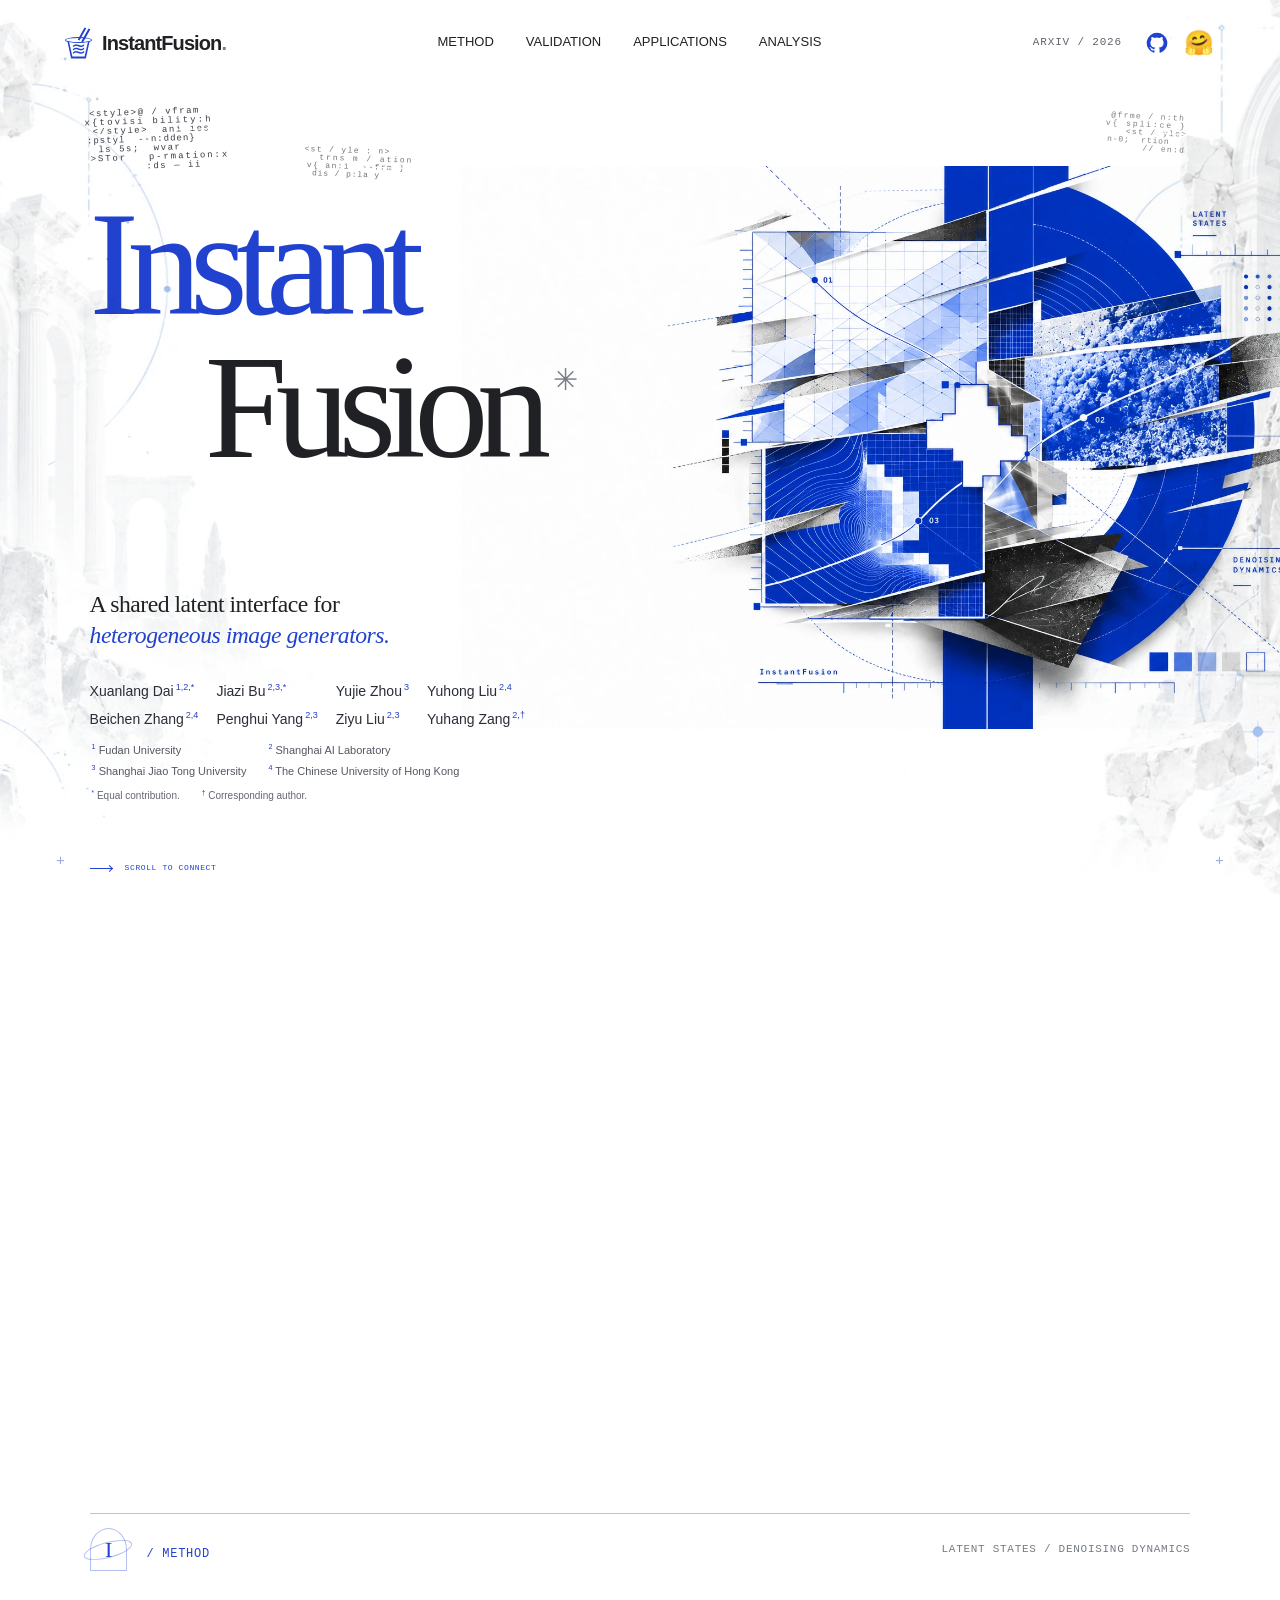
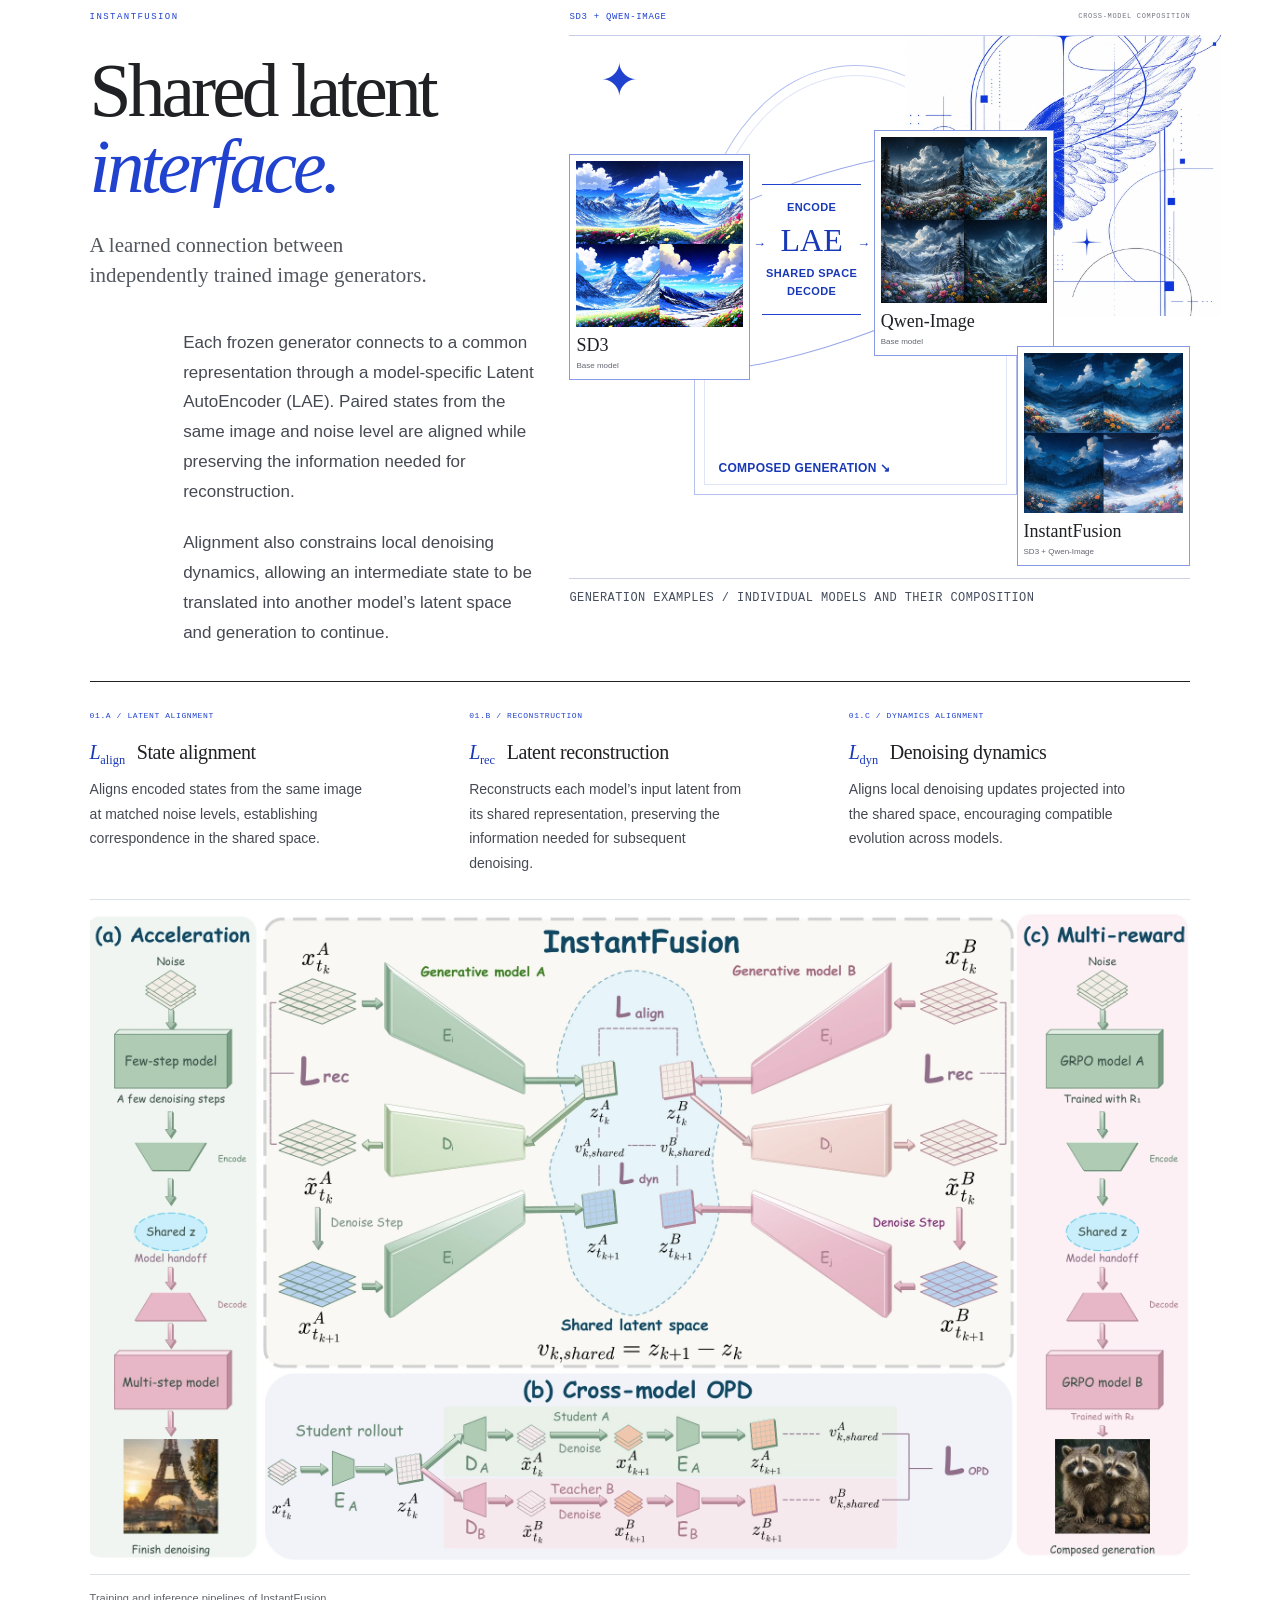
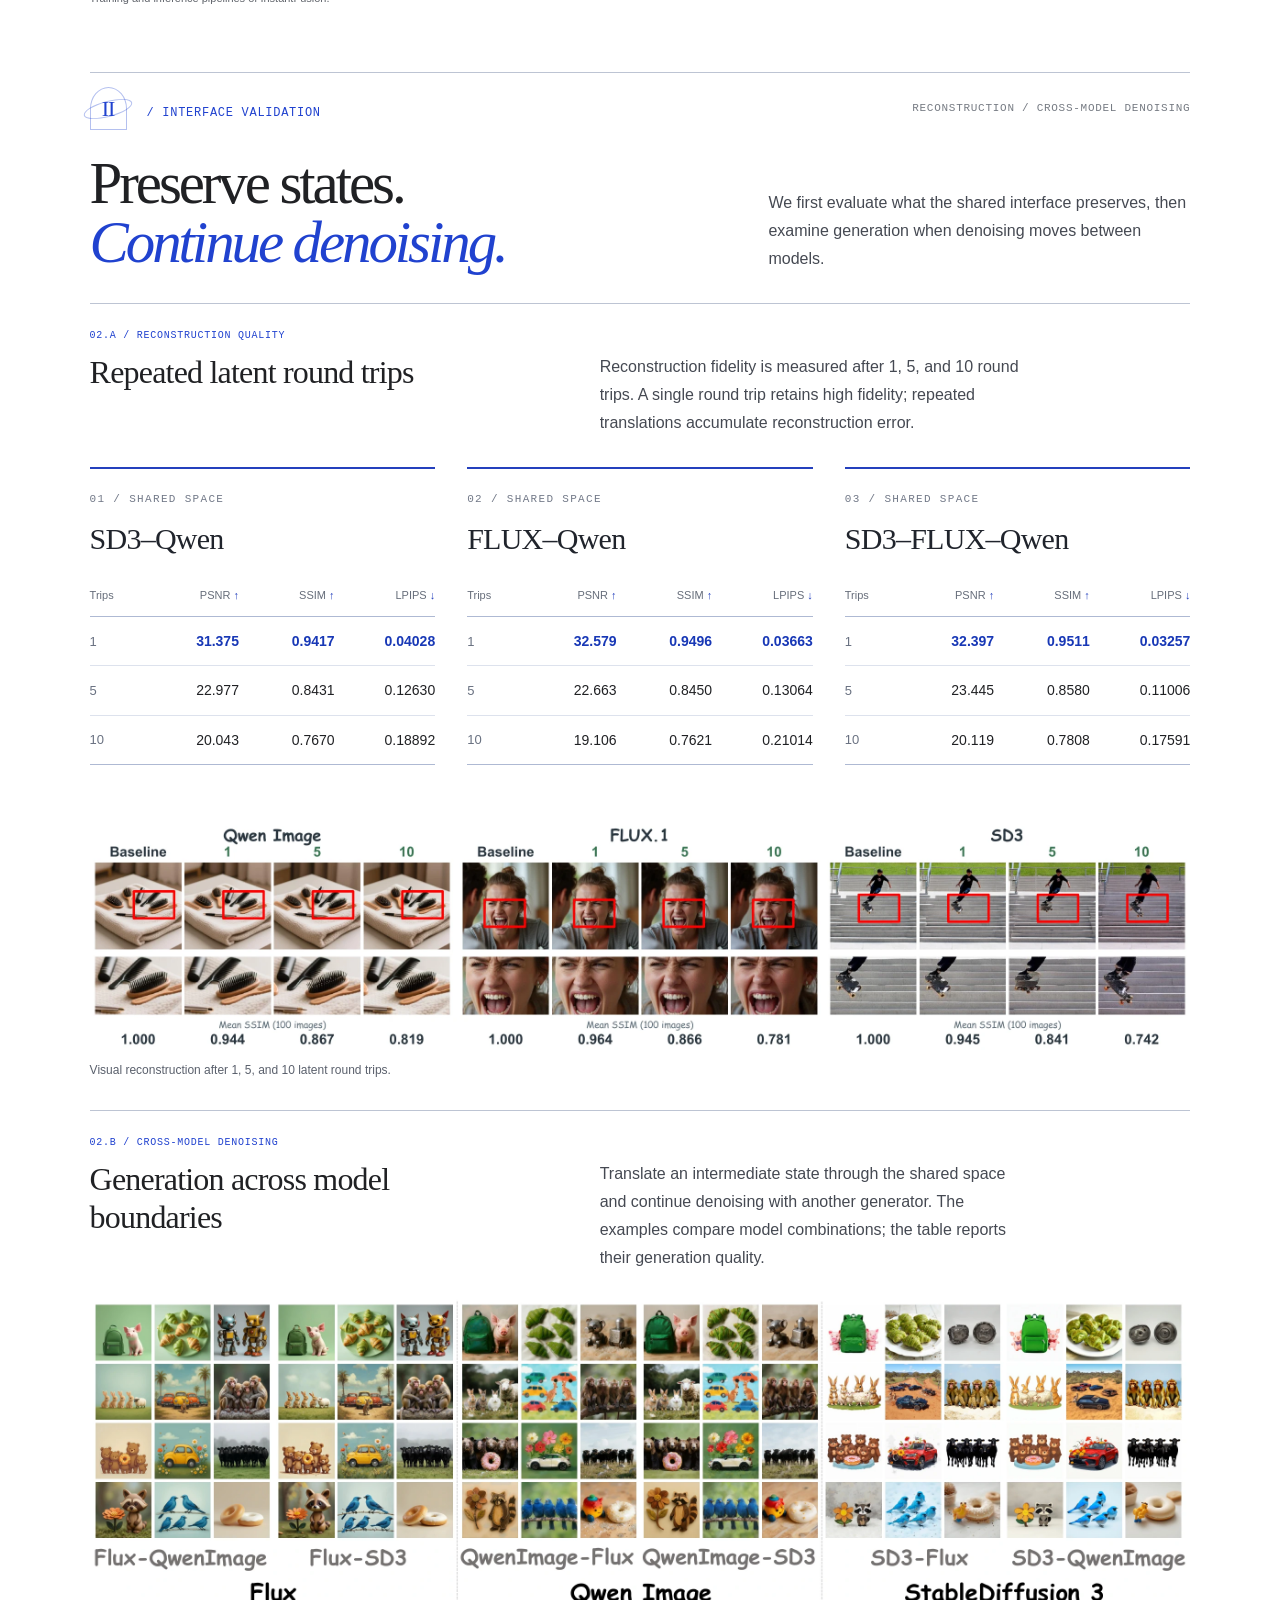
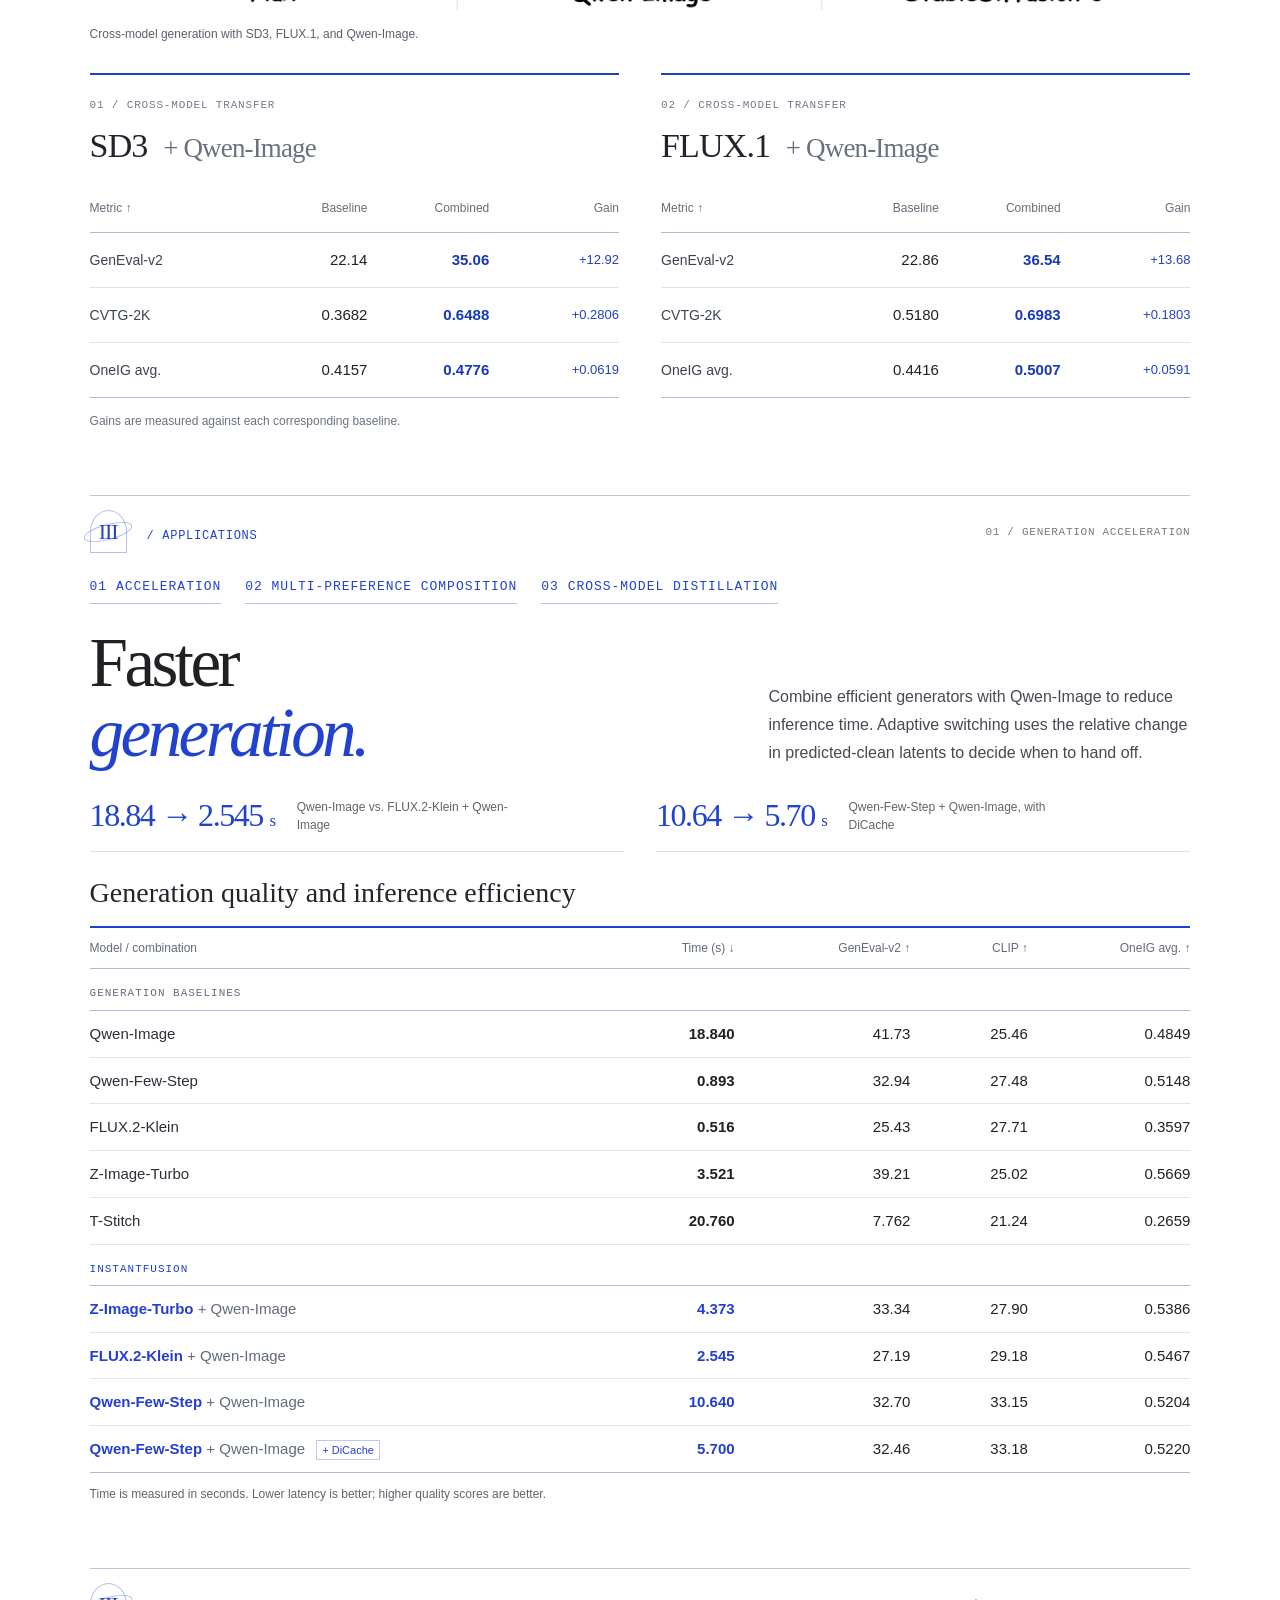
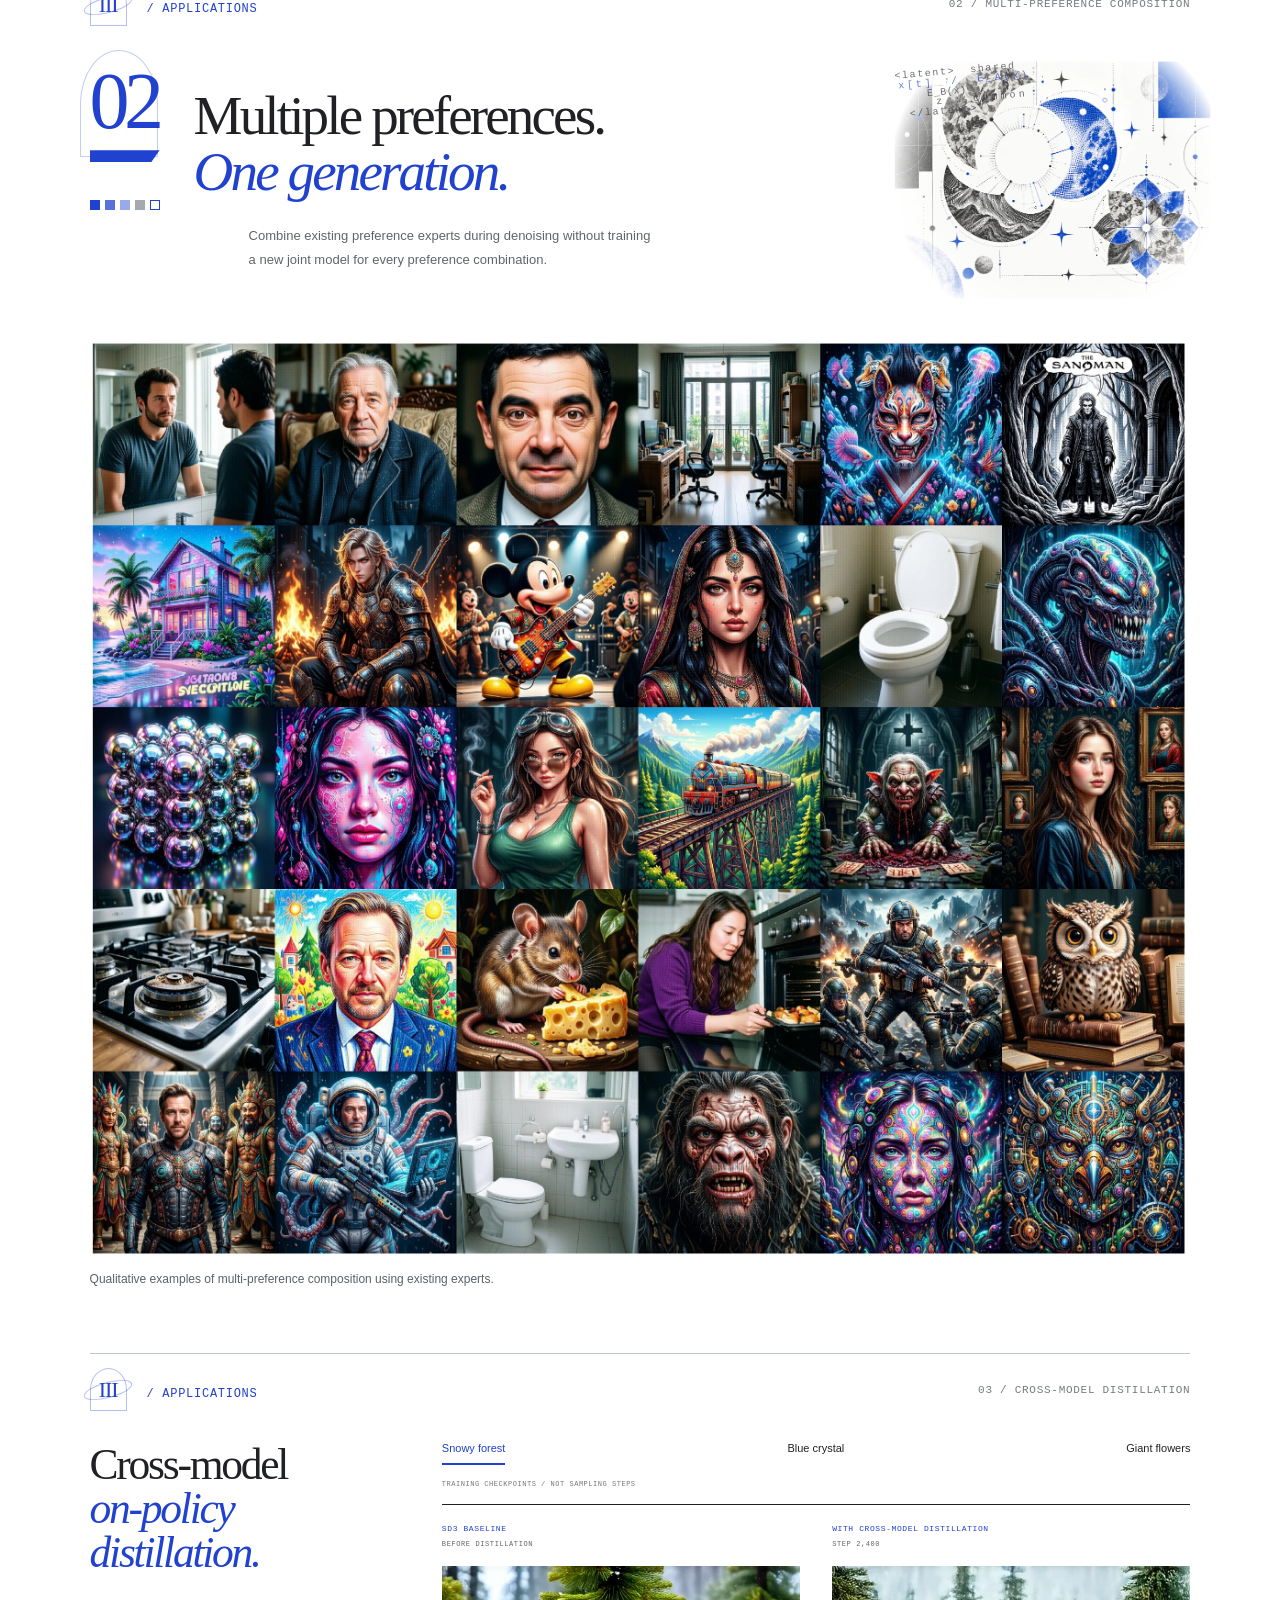
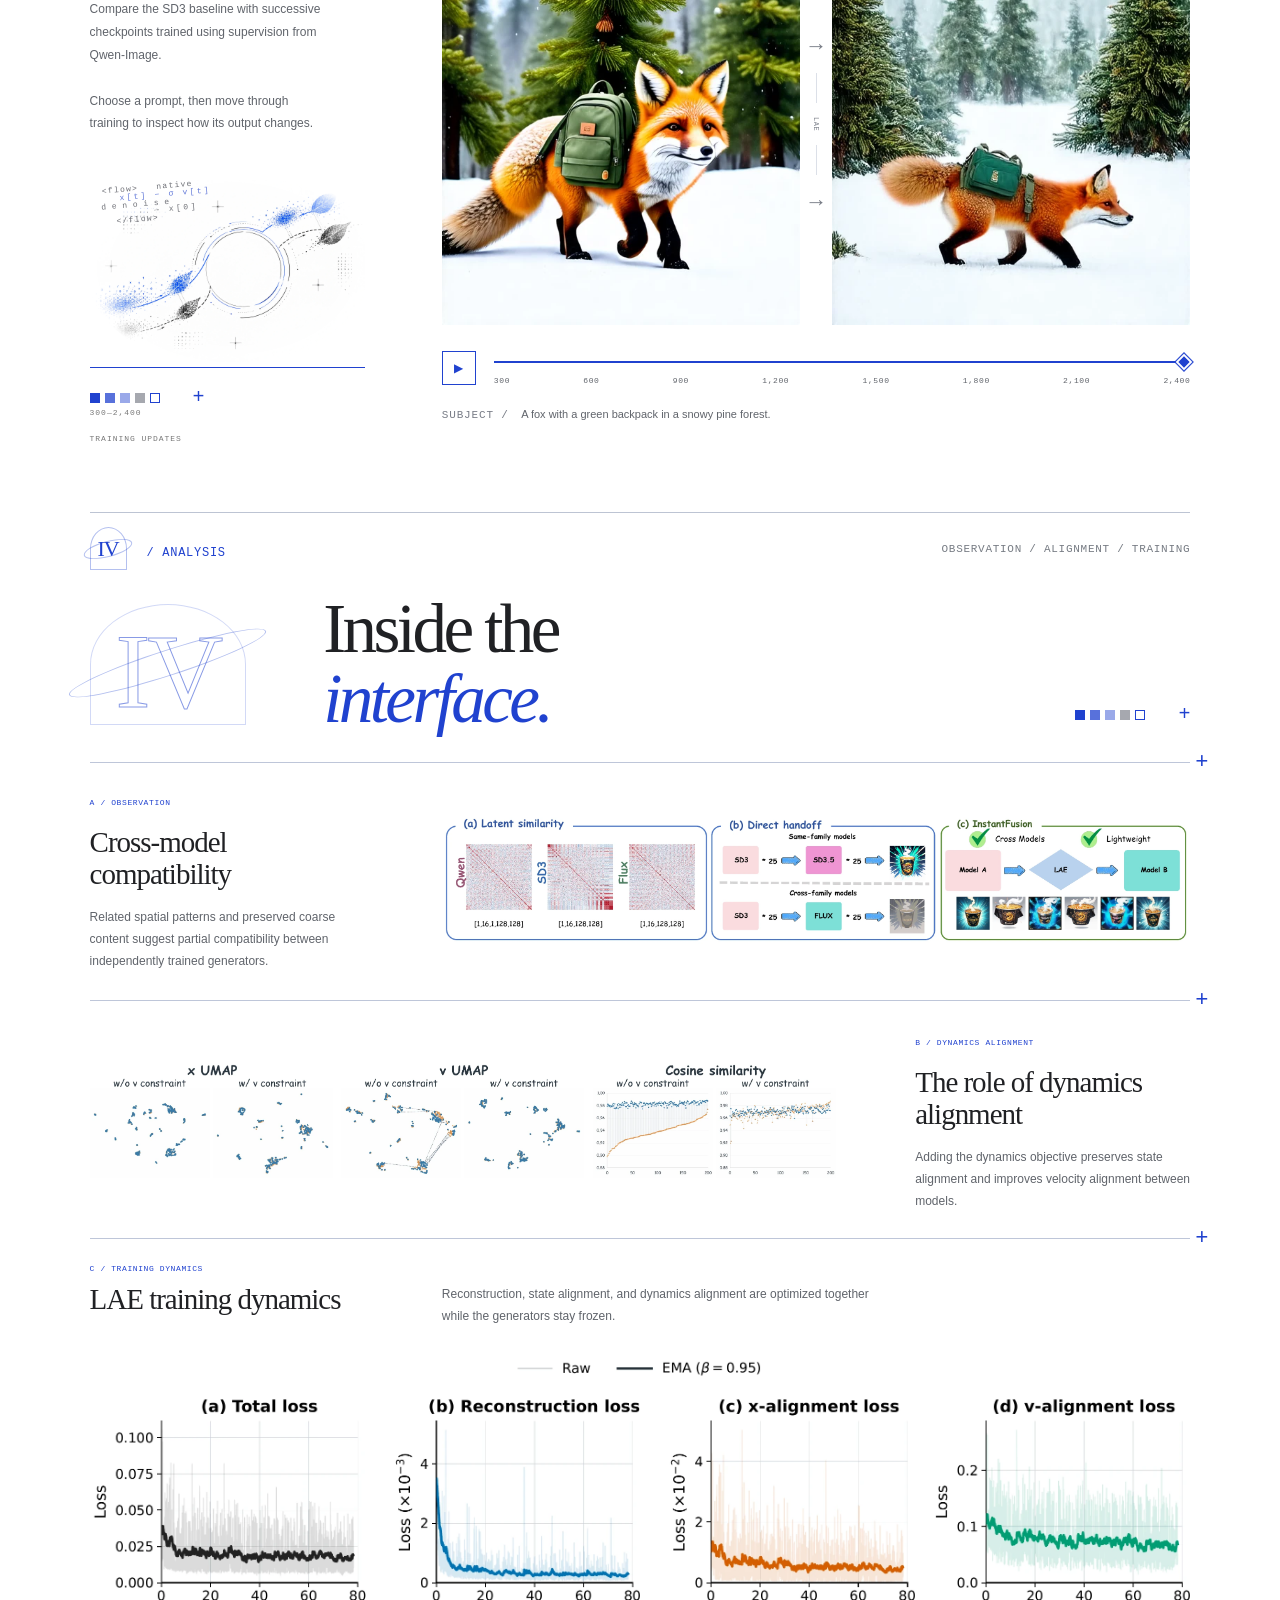
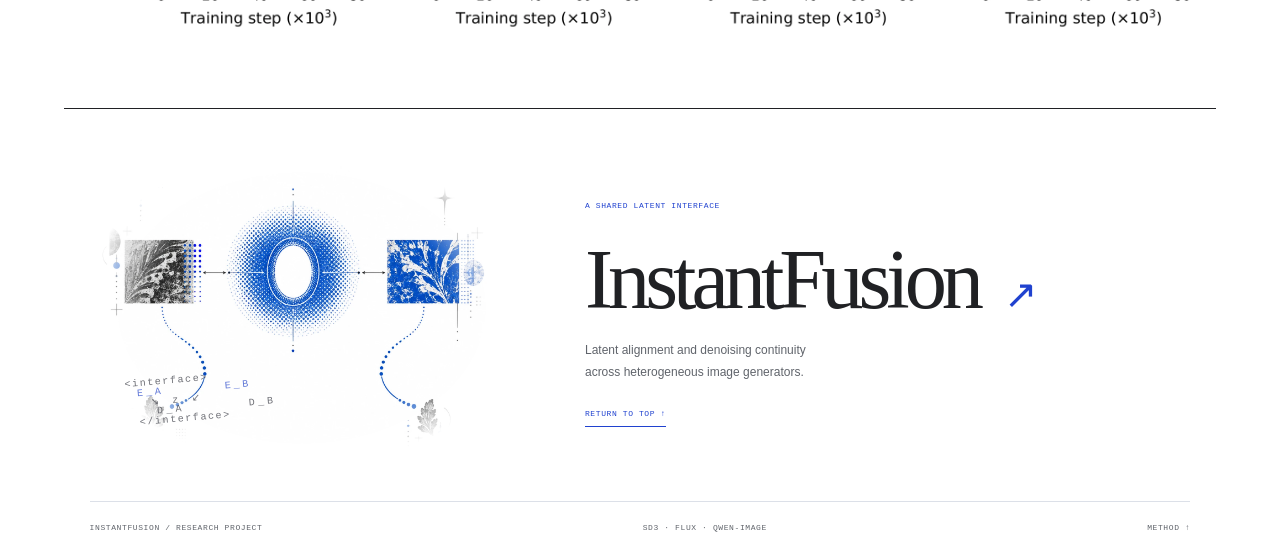
<file: index.html>
<!doctype html>
<html lang="en">
<head>
  <meta charset="UTF-8">
  <meta name="viewport" content="width=device-width, initial-scale=1">
  <meta name="description" content="InstantFusion connects frozen image generators through a shared latent interface that aligns states and local denoising dynamics.">
  <meta name="theme-color" content="#ffffff">
  <title>InstantFusion — A Shared Latent Interface</title>
  <link rel="icon" href="assets/mark.svg" type="image/svg+xml">
  <link rel="stylesheet" href="style.css">
  <link rel="stylesheet" href="editorial.css">
  <link rel="stylesheet" href="flat-editorial.css">
  <link rel="stylesheet" href="sacred-editorial.css">
  <link rel="stylesheet" href="ambient-background.css">
  <link rel="stylesheet" href="flat-series.css">
  <link rel="stylesheet" href="reading-rhythm.css">
  <script defer src="app.js"></script>
  <script defer src="encoding-dust.js"></script>
</head>
<body>
  <a class="skip-link" href="#method">Skip to research</a>
  <header class="site-header">
    <a class="wordmark" href="#top" aria-label="InstantFusion home"><span class="brand-icon noodle-mark" aria-hidden="true"><i class="noodle-sticks"></i><i class="noodle-rim"></i><i class="noodle-cup"><b>≋</b></i></span> InstantFusion<span class="wordmark-dot">.</span></a>
    <nav aria-label="Main navigation">
      <a href="#method">METHOD</a><a href="#results">VALIDATION</a><a href="#acceleration">APPLICATIONS</a><a href="#evidence">ANALYSIS</a>
    </nav>
    <div class="header-actions">
      <span class="header-note mono">ARXIV / 2026</span>
      <div class="resource-links" role="group" aria-label="Project resources">
        <a href="https://github.com/InternLM/InstantFusion" target="_blank" rel="noopener noreferrer" aria-label="InstantFusion on GitHub" title="GitHub">
          <svg viewBox="0 0 24 24" aria-hidden="true" focusable="false"><path fill="currentColor" d="M12 .75a11.25 11.25 0 0 0-3.56 21.92c.56.1.77-.24.77-.54v-2.1c-3.14.68-3.8-1.34-3.8-1.34-.51-1.3-1.25-1.65-1.25-1.65-1.03-.7.08-.69.08-.69 1.14.08 1.74 1.16 1.74 1.16 1.01 1.73 2.65 1.23 3.29.94.1-.73.4-1.23.72-1.51-2.51-.29-5.15-1.26-5.15-5.57 0-1.23.44-2.24 1.16-3.03-.12-.29-.5-1.43.11-2.98 0 0 .95-.3 3.09 1.16a10.7 10.7 0 0 1 5.63 0c2.15-1.46 3.09-1.16 3.09-1.16.61 1.55.23 2.69.11 2.98.72.79 1.16 1.8 1.16 3.03 0 4.32-2.64 5.28-5.16 5.56.41.35.77 1.04.77 2.1v3.1c0 .3.21.65.78.54A11.25 11.25 0 0 0 12 .75Z"/></svg>
        </a>
        <a href="https://huggingface.co/XuanlangDai/InstantFusion" target="_blank" rel="noopener noreferrer" aria-label="InstantFusion checkpoints on Hugging Face" title="Hugging Face"><span class="huggingface-icon" aria-hidden="true">🤗</span></a>
      </div>
    </div>
  </header>

  <main>
    <section class="hero" id="top" aria-labelledby="hero-title">
      <div class="hero-sticky">
        <div class="ambient-hero" aria-hidden="true"></div>
        <div class="raster-art" aria-hidden="true"><img src="assets/hero-geometric-v6.webp" width="1536" height="1024" fetchpriority="high" alt=""></div>
        <div class="hero-grid" aria-hidden="true"></div>
        <div class="hero-topline mono" aria-hidden="true"><span class="type-fragment"><i>&lt;style&gt;@ / vfram</i><i>x{tovisi bility:h</i><i>&lt;/style&gt;  ani ies</i><i>:pstyl  --n:dden}</i><i>ls 5s;  wvar</i><i>&gt;STor   p-rmation:x</i><i>        :ds — ii</i></span><span class="type-fragment type-fragment-right"><i>@frme / n:th</i><i>v{ spli:ce }</i><i>  &lt;st / yle&gt;</i><i>n-0;  rtion</i><i>    // en:d</i></span></div>
        <div class="hero-composition">
          <div class="title-glyphs type-fragment" aria-hidden="true"><i>&lt;st / yle : n&gt;</i><i>   trns m / ation</i><i>v{ an:i  --frm }</i><i>  dis / p:la y</i></div>
          <h1 id="hero-title"><span>Instant</span><span>Fusion<span class="title-star">✳</span></span></h1>
          <canvas id="title-particles" aria-hidden="true"></canvas>
        </div>
        <div class="hero-bottom">
          <div><p class="hero-subtitle">A shared latent interface for<br><em>heterogeneous image generators.</em></p>
            <div class="paper-authors" aria-label="Authors and affiliations">
              <div class="author-names">
                <span>Xuanlang Dai<sup>1,2,*</sup></span><span>Jiazi Bu<sup>2,3,*</sup></span><span>Yujie Zhou<sup>3</sup></span><span>Yuhong Liu<sup>2,4</sup></span>
                <span>Beichen Zhang<sup>2,4</sup></span><span>Penghui Yang<sup>2,3</sup></span><span>Ziyu Liu<sup>2,3</sup></span><span>Yuhang Zang<sup>2,†</sup></span>
              </div>
              <div class="author-affiliations"><span><sup>1</sup> Fudan University</span><span><sup>2</sup> Shanghai AI Laboratory</span><span><sup>3</sup> Shanghai Jiao Tong University</span><span><sup>4</sup> The Chinese University of Hong Kong</span></div>
              <p class="author-contributions"><span><sup>*</sup> Equal contribution.</span><span><sup>†</sup> Corresponding author.</span></p>
            </div>
          </div>
        </div>
        <div class="hero-foot mono"><span class="scroll-cue"><i></i> SCROLL TO CONNECT</span></div>
      </div>
    </section>

    <section class="section method-section" id="method" aria-labelledby="method-title">
      <div class="section-meta mono"><span><b>I</b> / METHOD</span><span>LATENT STATES / DENOISING DYNAMICS</span></div>
      <div class="method-spread">
        <div class="method-title-block"><span class="eyebrow mono">INSTANTFUSION</span><h2 id="method-title">Shared latent<br><em>interface.</em></h2><p class="lead">A learned connection between independently trained image generators.</p></div>
        <figure class="handoff-plate" aria-label="SD3, Qwen-Image and InstantFusion generation examples">
          <div class="plate-wing" aria-hidden="true"><img src="assets/fusion-wing.webp" alt=""></div>
          <div class="plate-halo" aria-hidden="true"></div><div class="plate-orbit" aria-hidden="true"></div>
          <span class="plate-star" aria-hidden="true">✦</span>
          <div class="plate-heading mono">SD3 + QWEN-IMAGE <span>CROSS-MODEL COMPOSITION</span></div>
          <figure class="state-print state-source"><img src="assets/model-examples/sd3.webp" alt="Four SD3 examples of snowy mountains and flowers beneath a blue sky."><figcaption><b>SD3</b><span>Base model</span></figcaption></figure>
          <div class="plate-interface"><span class="mono">ENCODE</span><strong>LAE</strong><span class="mono">SHARED SPACE</span><span class="mono">DECODE</span></div>
          <figure class="state-print state-translated"><img src="assets/model-examples/qwen.webp" alt="Four Qwen-Image examples of snowy mountains and flower-covered valleys."><figcaption><b>Qwen-Image</b><span>Base model</span></figcaption></figure>
          <span class="continue-label mono">COMPOSED GENERATION ↘</span>
          <figure class="state-print state-final"><img src="assets/model-examples/mix.webp" alt="Four InstantFusion examples combining SD3 and Qwen-Image, depicting snowy mountains and flowers."><figcaption><b>InstantFusion</b><span>SD3 + Qwen-Image</span></figcaption></figure>
          <figcaption class="plate-note mono">GENERATION EXAMPLES / INDIVIDUAL MODELS AND THEIR COMPOSITION</figcaption>
        </figure>
        <div class="method-abstract"><p>Each frozen generator connects to a common representation through a model-specific Latent AutoEncoder (LAE). Paired states from the same image and noise level are aligned while preserving the information needed for reconstruction.</p><p>Alignment also constrains local denoising dynamics, allowing an intermediate state to be translated into another model’s latent space and generation to continue.</p></div>
      </div>
      <div class="method-objectives">
        <div><span class="mono">01.A / LATENT ALIGNMENT</span><h3><span class="loss-symbol"><i>L</i><sub>align</sub></span> State alignment</h3><p>Aligns encoded states from the same image at matched noise levels, establishing correspondence in the shared space.</p></div>
        <div><span class="mono">01.B / RECONSTRUCTION</span><h3><span class="loss-symbol"><i>L</i><sub>rec</sub></span> Latent reconstruction</h3><p>Reconstructs each model’s input latent from its shared representation, preserving the information needed for subsequent denoising.</p></div>
        <div><span class="mono">01.C / DYNAMICS ALIGNMENT</span><h3><span class="loss-symbol"><i>L</i><sub>dyn</sub></span> Denoising dynamics</h3><p>Aligns local denoising updates projected into the shared space, encouraging compatible evolution across models.</p></div>
      </div>
            <figure class="paper-figure"><button class="figure-open" data-image="assets/method.webp" data-caption="InstantFusion: training and inference overview." aria-label="Enlarge method overview"><img src="assets/method.webp" width="2400" height="1100" loading="lazy" alt="InstantFusion training and inference pipelines, showing latent autoencoders and shared-space alignment."><span class="enlarge mono">FULL FIGURE ↗</span></button><figcaption>Training and inference pipelines of InstantFusion.</figcaption></figure>

    </section>
    <section class="section results-section validation-section" id="results" aria-labelledby="results-title">
 <div class="section-meta mono"><span><b>II</b> / INTERFACE VALIDATION</span><span>RECONSTRUCTION / CROSS-MODEL DENOISING</span></div>
 <div class="study-heading"><h2 id="results-title">Preserve states.<br><em>Continue denoising.</em></h2><p>We first evaluate what the shared interface preserves, then examine generation when denoising moves between models.</p></div>
 <article class="validation-study" id="reconstruction"><div class="study-copy"><span class="mono">02.A / RECONSTRUCTION QUALITY</span><h3>Repeated latent round trips</h3><p>Reconstruction fidelity is measured after 1, 5, and 10 round trips. A single round trip retains high fidelity; repeated translations accumulate reconstruction error.</p></div>
 <div class="reconstruction-layout"><div class="reconstruction-comparison"><div class="reconstruction-group"><span class="reconstruction-index mono" aria-hidden="true">01 / SHARED SPACE</span><table class="reconstruction-table"><caption>SD3–Qwen</caption><thead><tr><th scope="col">Trips</th><th scope="col">PSNR <span>↑</span></th><th scope="col">SSIM <span>↑</span></th><th scope="col">LPIPS <span>↓</span></th></tr></thead><tbody><tr class="single-trip"><th scope="row">1</th><td>31.375</td><td>0.9417</td><td>0.04028</td></tr><tr><th scope="row">5</th><td>22.977</td><td>0.8431</td><td>0.12630</td></tr><tr><th scope="row">10</th><td>20.043</td><td>0.7670</td><td>0.18892</td></tr></tbody></table></div><div class="reconstruction-group"><span class="reconstruction-index mono" aria-hidden="true">02 / SHARED SPACE</span><table class="reconstruction-table"><caption>FLUX–Qwen</caption><thead><tr><th scope="col">Trips</th><th scope="col">PSNR <span>↑</span></th><th scope="col">SSIM <span>↑</span></th><th scope="col">LPIPS <span>↓</span></th></tr></thead><tbody><tr class="single-trip"><th scope="row">1</th><td>32.579</td><td>0.9496</td><td>0.03663</td></tr><tr><th scope="row">5</th><td>22.663</td><td>0.8450</td><td>0.13064</td></tr><tr><th scope="row">10</th><td>19.106</td><td>0.7621</td><td>0.21014</td></tr></tbody></table></div><div class="reconstruction-group"><span class="reconstruction-index mono" aria-hidden="true">03 / SHARED SPACE</span><table class="reconstruction-table"><caption>SD3–FLUX–Qwen</caption><thead><tr><th scope="col">Trips</th><th scope="col">PSNR <span>↑</span></th><th scope="col">SSIM <span>↑</span></th><th scope="col">LPIPS <span>↓</span></th></tr></thead><tbody><tr class="single-trip"><th scope="row">1</th><td>32.397</td><td>0.9511</td><td>0.03257</td></tr><tr><th scope="row">5</th><td>23.445</td><td>0.8580</td><td>0.11006</td></tr><tr><th scope="row">10</th><td>20.119</td><td>0.7808</td><td>0.17591</td></tr></tbody></table></div></div>
 <figure class="study-figure"><button class="figure-open" data-image="assets/reconstruction.webp" data-caption="Visual reconstruction after 1, 5, and 10 latent round trips." aria-label="Enlarge reconstruction results"><img src="assets/reconstruction.webp" loading="lazy" alt="Visual reconstruction after 1, 5, and 10 latent round trips."><span class="enlarge mono">EXPAND ↗</span></button><figcaption>Visual reconstruction after 1, 5, and 10 latent round trips.</figcaption></figure></div></article>
 <article class="validation-study" id="cross-model-denoising"><div class="study-copy"><span class="mono">02.B / CROSS-MODEL DENOISING</span><h3>Generation across model boundaries</h3><p>Translate an intermediate state through the shared space and continue denoising with another generator. The examples compare model combinations; the table reports their generation quality.</p></div>
 <figure class="study-figure"><button class="figure-open" data-image="assets/transfer.webp" data-caption="Cross-model generation with SD3, FLUX.1, and Qwen-Image." aria-label="Enlarge transfer results"><img src="assets/transfer.webp" loading="lazy" alt="Cross-model generation with SD3, FLUX.1, and Qwen-Image."><span class="enlarge mono">EXPAND ↗</span></button><figcaption>Cross-model generation with SD3, FLUX.1, and Qwen-Image.</figcaption></figure>
 <div class="quality-comparison"><div id="quality-pairs" class="quality-pairs"></div><p id="quality-note" class="quality-footnote"></p></div>
 </article></section>
<section class="section metrics-section application-study" id="acceleration" aria-labelledby="acceleration-title">
 <div class="section-meta mono"><span><b>III</b> / APPLICATIONS</span><span>01 / GENERATION ACCELERATION</span></div>
 <nav class="application-jump mono" aria-label="Application sections"><a href="#acceleration" aria-current="location">01 ACCELERATION</a><a href="#preferences">02 MULTI-PREFERENCE COMPOSITION</a><a href="#process">03 CROSS-MODEL DISTILLATION</a></nav>
 <div class="study-heading"><h2 id="acceleration-title">Faster<br><em>generation.</em></h2><p>Combine efficient generators with Qwen-Image to reduce inference time. Adaptive switching uses the relative change in predicted-clean latents to decide when to hand off.</p></div>
 <div id="metrics" class="study-metrics"><div id="metric-highlights" class="metric-highlights"></div><div class="table-scroll" role="region" aria-label="Generation acceleration benchmarks" tabindex="0"><table id="metrics-table"></table></div><p id="metric-note" class="metric-note"></p></div>
 </section>
<section class="section application-study preferences-section" id="preferences" aria-labelledby="preferences-title">
 <div class="section-meta mono"><span><b>III</b> / APPLICATIONS</span><span>02 / MULTI-PREFERENCE COMPOSITION</span></div>
 <div class="application-intro"><div class="chapter-stamp" aria-hidden="true"><span>02</span><div class="print-marks" aria-hidden="true"><i></i><i></i><i></i><i></i><i></i><b>+</b></div></div><div><h2 id="preferences-title">Multiple preferences.<br><em>One generation.</em></h2><p class="intro-note">Combine existing preference experts during denoising without training a new joint model for every preference combination.</p></div><div class="result-fragment" aria-hidden="true"><img src="assets/preference-composition-flat.webp" loading="lazy" alt=""></div></div>
 <figure class="study-figure"><button class="figure-open" data-image="assets/preferences.webp" data-caption="Qualitative examples of multi-preference composition using existing experts." aria-label="Enlarge preferences results"><img src="assets/preferences.webp" loading="lazy" alt="Qualitative examples of multi-preference composition using existing experts."><span class="enlarge mono">EXPAND ↗</span></button><figcaption>Qualitative examples of multi-preference composition using existing experts.</figcaption></figure>
 </section>
<section class="section process-section" id="process" aria-labelledby="process-title">
      <div class="section-meta mono"><span><b>III</b> / APPLICATIONS</span><span>03 / CROSS-MODEL DISTILLATION</span></div>
      <div class="process-spread"><aside class="process-rail"><h2 id="process-title">Cross-model<br><em>on-policy distillation.</em></h2><p>Compare the SD3 baseline with successive checkpoints trained using supervision from Qwen-Image.</p><p>Choose a prompt, then move through training to inspect how its output changes.</p><div class="rail-art" aria-hidden="true"><div class="rail-photo"><img src="assets/denoising-encoding-v2.webp" loading="lazy" alt=""></div><span class="rail-rule"></span><div class="print-marks " aria-hidden="true"><i></i><i></i><i></i><i></i><i></i><b>+</b></div></div><span class="mono rail-footnote">300—2,400<br>TRAINING UPDATES</span></aside><div class="process-workbench">      <div class="process-toolbar"><div class="case-switch" role="group" aria-label="Choose example"><button class="selected" data-case="02" aria-pressed="true">Snowy forest</button><button data-case="08" aria-pressed="false">Blue crystal</button><button data-case="11" aria-pressed="false">Giant flowers</button></div><span class="mono">TRAINING CHECKPOINTS / NOT SAMPLING STEPS</span></div>
      <div class="checkpoint-comparison">
        <figure><div class="image-label mono"><span>SD3 BASELINE</span><span>BEFORE DISTILLATION</span></div><img id="baseline-image" src="assets/p02-baseline.webp" width="512" height="512" loading="lazy" alt="SD3 baseline: a fox carrying a green backpack in a snowy forest."></figure>
        <div class="comparison-axis" aria-hidden="true"><span>→</span><i></i><span class="mono">LAE</span><i></i><span>→</span></div>
        <figure><div class="image-label mono"><span>WITH CROSS-MODEL DISTILLATION</span><span id="checkpoint-label">STEP 2,400</span></div><img id="checkpoint-image" src="assets/p02-step_002400.webp" width="512" height="512" loading="lazy" alt="Cross-model on-policy distillation at training step 2400: a fox carrying a green backpack in a snowy forest."></figure>
      </div>
      <div class="timeline-control"><button id="play-timeline" class="play-button" aria-label="Play training checkpoints">▶</button><div class="timeline-track"><label class="sr-only" for="checkpoint-slider">On-policy distillation training checkpoint</label><input id="checkpoint-slider" type="range" min="0" max="7" step="1" value="7" aria-valuetext="Training step 2400"><div class="range-labels mono"><span>300</span><span>600</span><span>900</span><span>1,200</span><span>1,500</span><span>1,800</span><span>2,100</span><span>2,400</span></div></div></div>
      <p class="process-caption"><span class="mono">SUBJECT /</span> <span id="case-caption">A fox with a green backpack in a snowy pine forest.</span></p>
</div></div>
</section>
<section class="section evidence-section" id="evidence" aria-labelledby="evidence-title">
      <div class="section-meta mono"><span><b>IV</b> / ANALYSIS</span><span>OBSERVATION / ALIGNMENT / TRAINING</span></div>
      <div class="evidence-heading"><span class="outline-number" aria-hidden="true">IV</span><h2 id="evidence-title">Inside the<br><em>interface.</em></h2><div class="print-marks " aria-hidden="true"><i></i><i></i><i></i><i></i><i></i><b>+</b></div></div>
            <div class="evidence-grid">
        <article><button class="figure-open" data-image="assets/observation.webp" data-caption="Spatial self-similarity and direct model handoff motivate a learned interface." aria-label="Enlarge cross-model observations"><img src="assets/observation.webp" width="2400" height="950" loading="lazy" alt="Spatial self-similarity across models and direct handoff results."><span class="enlarge mono">↗</span></button><div class="evidence-caption"><span class="mono">A / OBSERVATION</span><h3>Cross-model compatibility</h3><p>Related spatial patterns and preserved coarse content suggest partial compatibility between independently trained generators.</p></div></article>
        <article><button class="figure-open" data-image="assets/feature.webp" data-caption="Dynamics alignment improves the correspondence between local denoising velocities." aria-label="Enlarge feature alignment results"><img src="assets/feature.webp" width="2400" height="760" loading="lazy" alt="UMAP plots and cosine similarities comparing state and velocity alignment with and without dynamics loss."><span class="enlarge mono">↗</span></button><div class="evidence-caption"><span class="mono">B / DYNAMICS ALIGNMENT</span><h3>The role of dynamics alignment</h3><p>Adding the dynamics objective preserves state alignment and improves velocity alignment between models.</p></div></article>
        
        <article><button class="figure-open" data-image="assets/training.webp" data-caption="LAE training curves for reconstruction, state alignment, and velocity alignment." aria-label="Enlarge training curves"><img src="assets/training.webp" width="2400" height="760" loading="lazy" alt="Total, reconstruction, state-alignment, and velocity-alignment loss curves."><span class="enlarge mono">↗</span></button><div class="evidence-caption"><span class="mono">C / TRAINING DYNAMICS</span><h3>LAE training dynamics</h3><p>Reconstruction, state alignment, and dynamics alignment are optimized together while the generators stay frozen.</p></div></article>
      </div>

    </section>
  </main>
  <footer><div class="footer-composition"><div class="footer-graphic" aria-hidden="true"><img src="assets/shared-interface-flat.webp" loading="lazy" alt=""></div><div><span class="mono">A SHARED LATENT INTERFACE</span><p class="footer-title">InstantFusion<span>↗</span></p><p class="footer-description">Latent alignment and denoising continuity<br>across heterogeneous image generators.</p><a class="back-top mono" href="#top">RETURN TO TOP ↑</a></div></div><div class="footer-bottom mono"><span>INSTANTFUSION / RESEARCH PROJECT</span><span>SD3 · FLUX · QWEN-IMAGE</span><a href="#method">METHOD ↑</a></div></footer>
  <dialog id="figure-dialog" aria-labelledby="dialog-caption"><button id="close-dialog" aria-label="Close enlarged figure">Close ×</button><div class="dialog-image-wrap"><img id="dialog-image" alt=""></div><p id="dialog-caption"></p></dialog>
</body>
</html>
</file>
<file: style.css>
:root{--paper:#f6f6f1;--white:#fff;--ink:#172323;--blue:#284bcd;--gold:#ad955c;--muted:#637073;--line:#d3d8d1;--serif:Georgia,'Times New Roman',serif;--sans:Arial,Helvetica,sans-serif;--mono:'Courier New',monospace}
*{box-sizing:border-box}html{scroll-behavior:smooth;scroll-padding-top:96px}body{margin:0;color:var(--ink);background:var(--paper);font-family:var(--sans);font-size:16px;line-height:1.6}body::before{content:'';position:fixed;inset:0;z-index:10;pointer-events:none;opacity:.025;background-image:url("data:image/svg+xml,%3Csvg viewBox='0 0 180 180' xmlns='http://www.w3.org/2000/svg'%3E%3Cfilter id='n'%3E%3CfeTurbulence type='fractalNoise' baseFrequency='.92' numOctaves='3' stitchTiles='stitch'/%3E%3C/filter%3E%3Crect width='100%25' height='100%25' opacity='.7' filter='url(%23n)'/%3E%3C/svg%3E")}
::selection{background:#d8ddfa;color:var(--blue)}a{color:inherit;text-decoration:none}button,input{font:inherit}button{cursor:pointer;color:inherit}button,a,input{-webkit-tap-highlight-color:transparent}button{border:0}button:focus-visible,a:focus-visible,input:focus-visible,[tabindex]:focus-visible{outline:2px solid var(--blue);outline-offset:6px}img{display:block;max-width:100%}figure,p,h1,h2,h3{margin:0}h2,h3{font-weight:400}em{font-weight:400}.mono{font-family:var(--mono);font-size:11px;line-height:1.5;letter-spacing:.075em}.sr-only{position:absolute;width:1px;height:1px;overflow:hidden;clip:rect(0,0,0,0);white-space:nowrap}.skip-link{position:fixed;top:-100px;left:20px;background:var(--blue);color:white;padding:10px 18px;z-index:100}.skip-link:focus{top:12px}
.site-header{height:78px;position:absolute;top:0;left:5%;right:5%;display:flex;align-items:center;justify-content:space-between;border-bottom:1px solid var(--line);z-index:20}.wordmark{font-size:20px;letter-spacing:-.9px;font-weight:700;display:flex;align-items:center;gap:10px}.brand-icon{color:var(--blue);font-size:29px;font-weight:400}.wordmark-dot{color:var(--gold);margin-left:-10px}.site-header nav{display:flex;gap:32px;font-size:13px}.site-header nav a{position:relative}.site-header nav a::after{content:'';position:absolute;left:0;right:100%;height:1px;bottom:-5px;background:var(--blue);transition:right .2s}.site-header nav a:hover::after{right:0}.header-note{color:var(--muted)}
.hero{height:165svh;min-height:1050px;position:relative}.hero-sticky{height:100svh;min-height:650px;max-height:1120px;position:sticky;top:0;overflow:hidden;padding:108px 7% 26px}.hero-grid{position:absolute;inset:0 5%;pointer-events:none;background:linear-gradient(90deg,transparent calc(50% - .5px),#d8ddda66 50%,transparent calc(50% + .5px));border-inline:1px solid #d8ddda66}.hero-grid::before,.hero-grid::after{content:'+';font-family:var(--mono);font-size:24px;position:absolute;bottom:59px;color:var(--blue)}.hero-grid::before{left:-8px}.hero-grid::after{right:-8px}.hero-topline{display:flex;justify-content:space-between;color:var(--muted);position:relative;z-index:2}.hero-composition{position:absolute;inset:155px 7% 175px;max-height:680px}.hero h1{position:absolute;top:30px;left:0;z-index:3;font:400 clamp(110px,12.7vw,205px)/.84 var(--serif);letter-spacing:-.085em;pointer-events:none}.hero h1>span{display:block}.hero h1>span:first-child{color:var(--blue)}.hero h1>span:nth-child(2){margin-left:10vw;margin-top:.11em}.title-star{color:var(--gold);font:normal .29em var(--serif);display:inline-block;vertical-align:top;margin-left:.45em;margin-top:.2em;letter-spacing:0}.hero h1>span:first-child::before{content:'A NEW WAY TO CONNECT';font:10px var(--mono);letter-spacing:.12em;position:absolute;top:-25px;left:8px;color:var(--gold)}#title-particles{position:absolute;inset:0;width:100%;height:100%;pointer-events:none;z-index:4}.orbital-art{position:absolute;width:clamp(380px,43vw,700px);right:-2.5vw;top:-25px;aspect-ratio:650/610}.orbit-lines{width:100%;height:100%}.shared-node{position:absolute;left:44%;top:43%;background:var(--blue);color:white;width:115px;height:125px;display:flex;flex-direction:column;align-items:center;justify-content:center;transform:rotate(-4deg);box-shadow:9px 9px 0 #d7dff2}.shared-node strong{font:70px/.8 var(--serif);font-weight:400}.shared-node .mono{font-size:8px;margin:9px 0}.sample{position:absolute;width:112px;background:var(--paper);padding:5px;border:1px solid var(--blue);z-index:2;box-shadow:5px 5px 0 #e0e4e0}.sample img{aspect-ratio:1;object-fit:cover;filter:saturate(.8)}.sample span{font-size:8px;display:block;padding:4px 0 0}.sample-a{top:0;left:48%;transform:rotate(3deg)}.sample-b{right:0;top:52%;transform:rotate(3deg)}.sample-c{left:20%;bottom:0;transform:rotate(-5deg)}.orbit-coordinate{position:absolute;top:27%;right:1%;color:var(--blue);font-size:10px}.orbit-letter{font:88px var(--serif);color:var(--gold);position:absolute;right:10%;top:7%}.orbit-letter span{display:inline-block;font-size:56px;transform:translateY(20px);margin-left:-12px}.hero-bottom{position:absolute;bottom:100px;left:7%;right:7%;display:flex;align-items:flex-end;justify-content:space-between}.hero-subtitle{font:clamp(21px,2.2vw,32px)/1.25 var(--serif);letter-spacing:-.5px}.hero-subtitle em{color:var(--blue)}.hero-description{font-size:12px;line-height:1.7;margin-top:16px;color:var(--muted)}.circle-link{width:113px;height:113px;border:1px solid var(--gold);border-radius:50%;display:flex;align-items:center;justify-content:center;gap:12px;font-size:12px;line-height:1.4;transition:background .2s,color .2s}.circle-link>span:last-child{font-size:30px;color:var(--blue)}.circle-link:hover{background:var(--blue);color:white}.circle-link:hover>span:last-child{color:white}.hero-foot{position:absolute;bottom:26px;left:7%;right:7%;display:flex;justify-content:space-between;color:var(--blue);font-size:9px}.scroll-cue{display:flex;gap:13px;align-items:center}.scroll-cue i{display:block;width:22px;height:1px;background:var(--blue);position:relative}.scroll-cue i::after{content:'';width:4px;height:4px;border-right:1px solid;border-bottom:1px solid;position:absolute;right:0;top:-2px;transform:rotate(-45deg)}
.section{max-width:1600px;margin:auto;padding:54px 7% 100px;position:relative}.section-meta{border-top:1px solid var(--blue);padding-top:16px;display:flex;justify-content:space-between;color:var(--blue);margin-bottom:65px}.section-heading{display:grid;grid-template-columns:1.2fr 1fr;gap:10%;align-items:end;margin-bottom:55px}.section-heading h2{font:clamp(40px,5.5vw,80px)/1.04 var(--serif);letter-spacing:-.055em}.section-heading h2 em{color:var(--blue)}.section-heading>p{max-width:470px;font-size:16px;line-height:1.8;color:var(--muted);padding-bottom:5px}.method-layout{display:grid;grid-template-columns:1.06fr 1fr;gap:7%;align-items:center}.interface-diagram{position:relative;padding:64px 48% 52px 24px;border:1px solid #bfc9e8;min-height:355px;background-image:radial-gradient(#284bcd20 .8px,transparent .8px);background-size:12px 12px}.diagram-caption{position:absolute;top:18px;left:24px;right:24px;display:flex;justify-content:space-between;font-size:9px;color:var(--blue)}.model-route{display:flex;height:69px;align-items:center;position:relative;gap:6px}.model-name{font-family:var(--serif);font-size:20px;white-space:nowrap}.connector{height:1px;background:var(--gold);min-width:14px;flex:1}.lae-label{font-size:10px;border:1px solid var(--gold);padding:7px 5px;background:var(--paper);white-space:nowrap}.model-route::after{content:'';position:absolute;width:70px;height:1px;right:-65px;top:50%;background:var(--blue);transform-origin:left}.model-route:nth-of-type(2)::after{transform:rotate(30deg);width:89px}.model-route:nth-of-type(4)::after{transform:rotate(-30deg);width:89px}.shared-space{position:absolute;right:3%;top:90px;width:37%;height:175px;display:flex;align-items:center;justify-content:center;flex-direction:column;color:var(--blue);border:1px solid var(--blue);border-radius:50%;background:#f6f6f1ef}.space-ring{position:absolute;inset:9px;border:1px solid var(--gold);border-radius:50%;transform:rotate(-25deg) scaleY(.85)}.shared-space .mono{font-size:6px;z-index:1}.shared-space strong{font:italic 85px/.95 var(--serif);font-weight:400}.shared-space>span:last-child{font-size:10px;margin-top:9px}.diagram-footer{position:absolute;bottom:17px;left:24px;right:24px;display:flex;justify-content:space-between;font-size:8px;color:var(--muted)}.method-notes article{display:flex;gap:22px;padding:23px 0;border-bottom:1px solid var(--line)}.method-notes article:first-child{padding-top:0}.note-index{font:italic 22px var(--serif);color:var(--gold);padding-top:5px}.method-notes h3{font-family:var(--serif);font-size:24px;margin-bottom:8px}.method-notes p{font-size:13px;line-height:1.7;color:var(--muted)}.fact-strip{display:grid;grid-template-columns:repeat(3,1fr);margin:58px 0 46px;border-block:1px solid var(--line)}.fact-strip>div{padding:22px 20px;display:flex;gap:20px;align-items:center;border-right:1px solid var(--line)}.fact-strip>div:first-child{padding-left:0}.fact-strip>div:last-child{border-right:0}.fact-strip strong{font:44px var(--serif);color:var(--blue);white-space:nowrap}.fact-strip strong span{font-size:24px}.fact-strip>div>span{font-size:11px;line-height:1.5;max-width:140px;color:var(--muted)}.paper-figure{margin-top:20px}.figure-open{width:100%;padding:20px;background:white;position:relative;text-align:left;border:1px solid var(--line);overflow:hidden}.figure-open img{width:100%;height:auto;transition:transform .3s}.figure-open:hover img{transform:scale(1.008)}.enlarge{position:absolute;right:9px;bottom:9px;background:var(--paper);padding:4px 9px;color:var(--blue);font-size:9px;opacity:0;transition:opacity .2s}.figure-open:hover .enlarge,.figure-open:focus-visible .enlarge{opacity:1}.paper-figure figcaption{font-size:12px;color:var(--muted);display:flex;gap:22px;margin-top:12px}.paper-figure figcaption .mono{color:var(--gold);white-space:nowrap}
.results-section{padding-bottom:70px}.application-tabs{display:grid;grid-template-columns:repeat(4,1fr);border-bottom:1px solid var(--blue)}.application-tabs button{text-align:left;padding:15px 14px;background:transparent;line-height:1.4;font-size:12px;border-top:1px solid var(--line);border-right:1px solid var(--line);transition:background .2s}.application-tabs button:first-child{border-left:1px solid var(--line)}.application-tabs button span{display:block;font:italic 20px var(--serif);color:var(--gold);margin-bottom:15px}.application-tabs button[aria-selected=true]{background:var(--blue);color:white;border-color:var(--blue)}.application-tabs button[aria-selected=true] span{color:#dfcea7}.application-tabs button:hover{background:#e7ebf8}.application-tabs button[aria-selected=true]:hover{background:var(--blue)}.application-panel{padding-top:25px}.application-copy{display:grid;grid-template-columns:1fr 1.35fr;column-gap:40px;margin-bottom:25px}.application-copy h3{font:25px var(--serif)}.application-copy p{font-size:13px;line-height:1.7;color:var(--muted)}.application-copy .mono{grid-column:1/-1;font-size:9px;color:var(--gold);margin-top:15px}.application-figure{min-height:170px;padding:20px}.application-figure img{max-height:680px;object-fit:contain}
.process-toolbar{display:flex;align-items:center;justify-content:space-between;gap:20px;margin-bottom:25px;border-block:1px solid var(--line);padding:14px 0}.case-switch{display:flex;gap:6px}.case-switch button{padding:9px 15px;background:transparent;font-size:12px;border:1px solid transparent}.case-switch button.selected{border-color:var(--blue);color:var(--blue)}.case-switch button:hover{background:#e7ebf8}.process-toolbar>.mono{font-size:8px;color:var(--muted)}.checkpoint-comparison{display:grid;grid-template-columns:1fr 70px 1fr;max-width:1010px;margin:auto;align-items:stretch}.checkpoint-comparison figure{min-width:0}.image-label{display:flex;justify-content:space-between;font-size:9px;padding:8px 0 12px;color:var(--blue)}.image-label>span:last-child{color:var(--muted)}.checkpoint-comparison img{width:100%;height:auto;aspect-ratio:1;object-fit:cover;background:#e9ebe8}.comparison-axis{display:flex;flex-direction:column;align-items:center;justify-content:center;color:var(--gold);gap:20px}.comparison-axis>span:not(.mono){font:22px var(--serif)}.comparison-axis i{height:55px;width:1px;background:var(--line)}.comparison-axis .mono{writing-mode:vertical-rl;font-size:9px}.timeline-control{display:flex;gap:24px;align-items:center;max-width:1010px;margin:27px auto 0}.play-button{width:42px;height:42px;flex-shrink:0;border:1px solid var(--blue);border-radius:50%;color:var(--blue);background:transparent;font-size:12px}.play-button:hover{background:var(--blue);color:white}.timeline-track{flex:1}.timeline-track input{display:block;width:100%;margin:0;appearance:none;-webkit-appearance:none;background:transparent;height:25px;cursor:pointer}.timeline-track input::-webkit-slider-runnable-track{height:2px;background:linear-gradient(to right,var(--blue) var(--fill,100%),#cfd3de var(--fill,100%))}.timeline-track input::-webkit-slider-thumb{appearance:none;-webkit-appearance:none;height:12px;width:12px;background:var(--blue);transform:rotate(45deg);border:2px solid var(--paper);outline:1px solid var(--blue);margin-top:-5px}.timeline-track input::-moz-range-track{height:2px;background:#b9c2dd}.timeline-track input::-moz-range-thumb{height:12px;width:12px;border-radius:0;background:var(--blue);border:0}.range-labels{display:flex;justify-content:space-between;font-size:9px;color:var(--muted)}.process-caption{font-size:12px;color:var(--muted);text-align:center;margin-top:25px}.process-caption .mono{color:var(--gold);margin-right:10px}
.metric-tabs{display:flex;gap:30px;border-bottom:1px solid var(--line)}.metric-tabs button{padding:12px 0;background:none;color:var(--muted);font-size:14px;border-bottom:2px solid transparent}.metric-tabs button[aria-selected=true]{border-color:var(--blue);color:var(--blue)}.metric-highlights{display:grid;grid-template-columns:1fr 1fr;margin:35px 0;gap:30px}.metric-highlights>div{padding-left:18px;border-left:2px solid var(--gold)}.metric-highlights strong{font:clamp(34px,4vw,56px) var(--serif);color:var(--blue);display:block;letter-spacing:-.04em}.metric-highlights p{font-size:12px;color:var(--muted)}.metric-highlights small{font-size:24px;font-family:var(--serif)}.table-scroll{overflow-x:auto}table{border-collapse:collapse;width:100%;font-size:13px;text-align:right;min-width:680px}caption{text-align:left;font-size:13px;color:var(--muted);padding-bottom:16px}th{font-weight:400;color:var(--muted);font-size:10px;font-family:var(--mono);padding:16px 12px;border-top:1px solid var(--ink);border-bottom:1px solid var(--line)}td{padding:14px 12px;border-bottom:1px solid var(--line);font-variant-numeric:tabular-nums}td:first-child,th:first-child{text-align:left;padding-left:0}tbody tr.ours{background:#eaf0f9}tbody tr.ours td:first-child{padding-left:12px;color:var(--blue)}tbody tr:last-child td{border-bottom:1px solid var(--ink)}td small{font-size:10px;color:var(--blue);margin-left:5px;white-space:nowrap}.metric-note{font-size:11px;color:var(--muted);margin-top:18px;line-height:1.8}.evidence-grid{display:grid;grid-template-columns:1fr 1fr;gap:55px 35px}.evidence-grid article{min-width:0}.evidence-grid .figure-open{height:240px;display:flex;align-items:center;padding:18px}.evidence-grid .figure-open img{max-height:100%;object-fit:contain}.evidence-caption{padding-top:20px}.evidence-caption .mono{color:var(--gold);font-size:9px}.evidence-caption h3{font:26px/1.25 var(--serif);margin-top:8px;margin-bottom:10px}.evidence-caption p{font-size:13px;color:var(--muted);max-width:480px;line-height:1.7}footer{margin:0 5%;padding:65px 2% 24px;border-top:1px solid var(--blue);background-image:radial-gradient(#284bcd20 .8px,transparent .8px);background-size:10px 10px}.footer-title{font:clamp(35px,5vw,75px)/1.1 var(--serif);letter-spacing:-.045em;position:relative;margin-bottom:70px}.footer-title em{color:var(--blue)}.footer-title a{position:absolute;right:0;top:0;color:var(--gold);font:80px var(--serif)}.footer-bottom{display:flex;justify-content:space-between;gap:20px;font-size:8px;color:var(--muted);background:var(--paper);padding-top:20px;border-top:1px solid var(--line)}dialog{width:min(94vw,1600px);max-height:94svh;padding:50px 25px 25px;border:1px solid var(--blue);color:var(--ink);background:var(--paper)}dialog::backdrop{background:#162140bb;backdrop-filter:blur(5px)}#close-dialog{position:absolute;right:20px;top:13px;font-size:13px;background:none;color:var(--blue);padding:5px}.dialog-image-wrap{overflow:auto;max-height:75svh;background:white}.dialog-image-wrap img{width:100%;height:auto;object-fit:contain}#dialog-caption{font-size:13px;margin-top:18px;color:var(--muted)}body.dialog-open{overflow:hidden}
@media(min-width:1600px){.hero-composition{left:calc((100% - 1376px)/2);right:calc((100% - 1376px)/2)}.hero-bottom,.hero-foot{left:max(7%,calc((100% - 1376px)/2));right:max(7%,calc((100% - 1376px)/2))}}
@media(max-width:1100px){.header-note{display:none}.hero-composition{top:175px}.hero h1{font-size:14vw}.orbital-art{width:44vw;top:40px}.sample{width:85px}.shared-node{width:80px;height:90px}.shared-node strong{font-size:48px}.shared-node .mono{font-size:6px;margin:6px 0}.orbit-letter{font-size:65px}.orbit-letter span{font-size:40px}.section{padding-inline:6%}.interface-diagram{padding-left:14px}.model-name{font-size:17px}.lae-label{font-size:8px}.shared-space{height:150px;top:104px}.method-layout{gap:4%}.fact-strip>div{gap:12px}.fact-strip strong{font-size:36px}.process-toolbar>.mono{max-width:175px;text-align:right}.application-tabs button{font-size:11px;padding:13px 10px}.section-meta{font-size:10px}}
@media(max-width:760px){html{scroll-padding-top:25px}.site-header{height:65px;left:6%;right:6%}.wordmark{font-size:17px}.brand-icon{font-size:25px}.site-header nav{gap:17px;font-size:10px}.site-header nav a[href='#metrics']{display:none}.hero{height:150svh;min-height:1000px}.hero-sticky{min-height:710px;padding:90px 7% 20px}.hero-topline{font-size:7px}.hero-topline>span:last-child{display:none}.hero-composition{inset:140px 7% 200px}.hero h1{top:0;font-size:clamp(85px,19.5vw,148px)}.hero h1>span:nth-child(2){margin-left:12vw}.hero h1>span:first-child::before{font-size:7px;top:-20px}.title-star{font-size:.23em}.orbital-art{width:290px;right:-35px;top:135px;opacity:.78}.sample{width:60px;padding:3px}.sample span{font-size:5px;padding-top:2px}.sample-a{left:62%;top:4%}.sample-b{right:4%;top:53%}.sample-c{left:30%;bottom:2%}.shared-node{width:62px;height:70px}.shared-node strong{font-size:39px}.shared-node .mono{font-size:4px}.orbit-coordinate{font-size:6px}.orbit-letter{font-size:46px;right:3%;top:16%}.orbit-letter span{font-size:30px}.hero-bottom{bottom:80px;align-items:flex-end}.hero-subtitle{font-size:21px;max-width:270px}.hero-description{font-size:10px;max-width:240px}.circle-link{width:70px;height:70px;font-size:8px;gap:3px;margin-bottom:0}.circle-link>span:last-child{font-size:22px}.hero-foot{bottom:25px;font-size:7px}.hero-foot>span:last-child{max-width:95px;text-align:right}.section{padding:35px 6% 60px}.section-meta{font-size:8px;margin-bottom:35px;gap:20px}.section-meta>span:last-child{text-align:right;max-width:150px}.section-heading{grid-template-columns:1fr;gap:22px;margin-bottom:30px}.section-heading h2{font-size:45px}.section-heading>p{font-size:14px;max-width:550px}.method-layout{grid-template-columns:1fr;gap:30px}.interface-diagram{min-height:310px;padding-top:46px;padding-bottom:45px;padding-left:25px}.diagram-caption{font-size:8px}.model-name{font-size:20px}.lae-label{font-size:10px;padding:7px}.shared-space{top:80px;width:36%;height:165px}.method-notes h3{font-size:23px}.method-notes article{gap:17px}.fact-strip{margin:30px 0}.fact-strip>div{display:block;padding:17px 10px}.fact-strip strong{font-size:33px;display:block;margin-bottom:4px}.fact-strip>div>span{font-size:9px;display:block}.figure-open{padding:10px}.paper-figure figcaption{font-size:10px;gap:12px}.application-tabs{grid-template-columns:1fr 1fr}.application-tabs button{font-size:11px;padding:12px}.application-tabs button span{display:inline-block;font-size:16px;margin:0 10px 0 0}.application-copy{display:block}.application-copy h3{font-size:24px;margin-bottom:12px}.application-copy .mono{display:block}.application-figure{padding:10px;min-height:110px}.enlarge{opacity:1;font-size:7px;padding:2px 5px}.process-toolbar{display:block;padding:10px 0}.case-switch{gap:0}.case-switch button{padding:8px 10px;font-size:11px;flex:1}.process-toolbar>.mono{display:block;max-width:none;text-align:left;margin:12px 10px 0;font-size:7px}.checkpoint-comparison{grid-template-columns:1fr 16px 1fr}.comparison-axis{gap:10px}.comparison-axis i{height:20px}.comparison-axis>span:not(.mono){font-size:13px}.comparison-axis .mono{font-size:6px}.image-label{font-size:6px;display:block;min-height:36px;line-height:1.7;padding-bottom:6px}.image-label span{display:block}.timeline-control{gap:15px;margin-top:20px}.play-button{width:32px;height:32px;font-size:10px}.range-labels{font-size:7px}.range-labels span:nth-child(even):not(:last-child){visibility:hidden}.process-caption{text-align:left;font-size:11px}.metric-tabs{gap:20px}.metric-tabs button{font-size:12px;text-align:left}.metric-highlights{gap:18px;margin-block:25px}.metric-highlights>div{padding-left:10px}.metric-highlights strong{font-size:32px;line-height:1.3}.metric-highlights small{font-size:16px}.metric-highlights p{font-size:10px;margin-top:5px}.evidence-grid{grid-template-columns:1fr;gap:30px}.evidence-grid .figure-open{height:auto;min-height:120px;max-height:300px}.evidence-grid .figure-open img{max-height:260px}.evidence-caption{padding-top:12px}.evidence-caption h3{font-size:24px}.evidence-caption p{font-size:12px}.footer-title{font-size:37px;margin-bottom:40px;padding-right:35px}.footer-title a{font-size:40px}.footer-bottom{flex-wrap:wrap;font-size:7px;gap:10px}.footer-bottom>span:nth-child(2){display:none}footer{padding-top:40px}.dialog-image-wrap{max-height:70svh}dialog{padding:45px 10px 15px}}
@media(prefers-reduced-motion:reduce){html{scroll-behavior:auto}*,*::before,*::after{transition:none!important;animation:none!important}.hero{height:100svh;min-height:710px}.hero-sticky{position:relative}#title-particles{display:none}}
.sample img{width:100%;height:auto}
:root{--paper:#fff;--white:#fff}
body{background:#fff}
body::before{display:none}
.hero-sticky::before{content:'';position:absolute;inset:45px 0 0;pointer-events:none;background:none center center / cover no-repeat;opacity:.82;z-index:0}
.hero-topline,.hero-composition,.hero-bottom,.hero-foot{z-index:1}
.hero h1{z-index:3;text-shadow:0 0 36px #fff,0 0 14px #fff}
.hero-bottom{background:linear-gradient(90deg,#fff 0%,#fff 27%,#ffffffcc 42%,transparent 68%)}
.hero-grid{z-index:0}
.method-section::before,.evidence-section::before{content:'';position:absolute;right:0;top:0;width:min(520px,38%);height:340px;background:none right top / cover no-repeat;opacity:.12;pointer-events:none}
.method-section>*:not(.section-meta),.evidence-section>*:not(.section-meta){position:relative}
@media(max-width:760px){.hero-sticky::before{background-position:59% center;background-size:auto 90%;opacity:.55}.hero-bottom{background:linear-gradient(90deg,#fff 0%,#ffffffea 55%,transparent 100%)}.method-section::before,.evidence-section::before{width:55%;opacity:.08}}
.hero-sticky::before,.method-section::before,.evidence-section::before{display:none}
.orbital-art[hidden]{display:none}
.raster-art{position:absolute;z-index:0;pointer-events:none;right:-3%;top:78px;width:68%;height:calc(100% - 78px);background:none center 51% / cover no-repeat;filter:brightness(1.075) contrast(1.08);mix-blend-mode:multiply;mask-image:linear-gradient(90deg,transparent 0%,#000 19%,#000 100%);-webkit-mask-image:linear-gradient(90deg,transparent 0%,#000 19%,#000 100%)}
.hero-grid{opacity:.45}
.hero h1{text-shadow:0 0 35px #fff,0 0 15px #fff,0 0 6px #fff}
.hero-bottom{background:none}
.hero-bottom>div{padding:15px 20px 15px 0;background:linear-gradient(90deg,#fff 65%,#ffffff00 100%)}
.raster-art{background-image:none}
.circle-link{background:#ffffffed}
@media(max-width:760px){.raster-art{right:-10%;top:275px;width:95%;height:340px;background-position:center 52%;filter:brightness(1.1) contrast(1.08);mask-image:linear-gradient(180deg,transparent 0%,#000 8%,#000 91%,transparent 100%);-webkit-mask-image:linear-gradient(180deg,transparent 0%,#000 8%,#000 91%,transparent 100%)}.hero-bottom>div{padding-right:0;background:transparent}.hero h1{text-shadow:0 0 15px white}.hero-bottom{bottom:75px}.hero-description{max-width:235px}}
</file>
<file: editorial.css>
/* Editorial composition: asymmetric chapter rhythm, pure white paper. */
:root{--paper:#fff;--blue:#243fca;--gold:#72777c}
body{background:#fff}
.site-header{height:85px;border:0}
.hero{height:165svh}
.hero-sticky{min-height:740px}
.hero-topline{font-size:8px;letter-spacing:.12em}
.hero-composition{inset:175px 7% 155px}
.hero h1{font-size:clamp(108px,13.4vw,215px);letter-spacing:-.078em;top:30px;line-height:.8}
.hero h1>span:nth-child(2){margin-left:13vw;margin-top:.2em}
.hero h1>span:first-child::before{content:'THE INTERFACE / INSTANTFUSION';color:var(--ink);font-size:8px;letter-spacing:.12em;top:-40px}
.hero h1 .title-star{font-size:.2em;margin-top:.5em}
.hero h1{text-shadow:0 0 12px white,0 0 7px white}
.hero-grid{border:0;background:none}
.hero-grid::before,.hero-grid::after{bottom:26px;font-size:15px}
.raster-art{position:absolute;top:80px;right:-1%;width:70%;height:calc(100% - 80px);background:none;filter:none;mix-blend-mode:multiply;mask-image:none;-webkit-mask-image:none;overflow:hidden}
.raster-art img{width:100%;height:100%;object-fit:contain;object-position:center}
.hero-bottom{bottom:110px;z-index:3}
.hero-subtitle{font-size:clamp(21px,2vw,29px)}
.hero-description{max-width:320px;font-size:11px}
.circle-link{border:0;border-radius:0;width:auto;height:auto;gap:25px;align-items:center;padding:10px 0;background:#fff}
.circle-link>span:first-child{text-transform:uppercase;font:9px/1.7 var(--mono);letter-spacing:.1em}
.circle-link>span:last-child{font-size:42px}
.circle-link:hover{background:white;color:var(--blue)}
.circle-link:hover>span:last-child{color:var(--blue)}
.hero-foot{font-size:8px}
.section{padding-top:65px;padding-bottom:110px}
.section-meta{border-top-color:#c8cfdb;padding-top:22px;margin-bottom:80px;font-size:9px}
.section-heading{gap:13%;grid-template-columns:1.1fr 1fr}
.section-heading h2{letter-spacing:-.06em}
.method-section .section-heading{max-width:1020px;margin-left:9%}
.method-layout{margin-top:70px}
.interface-diagram{background:none;border:0;border-block:1px solid #cad1e9}
.method-notes article{padding-block:28px}
.fact-strip{margin-top:80px;margin-bottom:55px}
.fact-strip strong{font-size:55px}
.paper-figure .figure-open{padding:30px 0;border-inline:0;background:white}
.paper-figure figcaption{margin-top:20px}
.results-section .section-heading{grid-template-columns:1fr 1fr;gap:20%;align-items:center}
.application-tabs{border-bottom:1px solid #243cba}
.application-tabs button{border:none!important;border-bottom:3px solid transparent!important;padding:17px 0;background:none!important;font-size:12px}
.application-tabs button span{font-size:40px;margin-bottom:13px;line-height:1}
.application-tabs button[aria-selected=true]{color:var(--blue);border-bottom-color:var(--blue)!important}
.application-tabs button[aria-selected=true] span{color:var(--blue)}
.application-tabs button:hover{color:var(--blue)}
.application-copy{margin-top:30px;grid-template-columns:1fr 1fr;gap:20%}
.application-figure{border:0;padding:10px 0}
.process-section{margin-top:30px}
.process-section .section-heading h2{color:var(--blue)}
.process-section .section-heading h2 em{color:var(--ink)}
.checkpoint-comparison{margin-top:42px}
.metric-highlights{margin-block:50px}
.metric-highlights strong{font-size:64px}
.metric-highlights>div{border-left:0;padding:0}
.metric-note{max-width:780px}
.evidence-grid{grid-template-columns:1fr 1fr;gap:75px 7%}
.evidence-grid article:nth-child(even){padding-top:110px}
.evidence-grid .figure-open{border:0;border-block:1px solid #d8dded;padding:20px 0}
.evidence-caption h3{font-size:29px}
.evidence-section .section-heading{margin-bottom:60px}
footer{background-image:none;border-top-color:#c8cfdb;padding-top:85px}
.footer-title{font-size:clamp(45px,6.2vw,96px)}
@media(max-width:1100px){.hero h1{font-size:14vw}.raster-art{right:-7%;width:72%}.method-section .section-heading{margin-left:0}.metric-highlights strong{font-size:48px}}
@media(max-width:760px){
  .hero{height:155svh}.hero-sticky{min-height:780px}.site-header{height:65px}
  .hero-composition{inset:142px 7% 170px}.hero h1{top:0;font-size:21vw}
  .hero h1>span:nth-child(2){margin-left:14vw;margin-top:.16em}.hero h1>span:first-child::before{font-size:6px;top:-25px}
  .raster-art{top:295px;right:0;width:100%;height:320px;filter:none;mask-image:none;-webkit-mask-image:none}
  .hero-bottom{bottom:68px;gap:8px}.hero-subtitle{font-size:19px;max-width:255px}
  .hero-description{font-size:9px;max-width:220px;margin-top:12px}.circle-link{gap:6px}
  .circle-link>span:first-child{font-size:6px}.circle-link>span:last-child{font-size:28px}
  .hero-foot{font-size:6px;bottom:20px}.section{padding-top:35px;padding-bottom:60px}.section-meta{margin-bottom:40px}
  .section-heading,.results-section .section-heading{grid-template-columns:1fr;gap:22px}
  .method-layout{margin-top:32px}.fact-strip{margin:35px 0}.fact-strip strong{font-size:36px}
  .paper-figure .figure-open{padding:18px 0}.application-tabs button{font-size:10px;padding:13px 0}
  .application-tabs button span{font-size:25px;display:inline-block;margin:0 10px 0 0}.application-copy{margin-top:12px}
  .process-section{margin-top:0}.checkpoint-comparison{margin-top:20px}.metric-highlights{margin-block:25px}
  .metric-highlights strong{font-size:31px}.evidence-grid{grid-template-columns:1fr;gap:35px}
  .evidence-grid article:nth-child(even){padding-top:0}.evidence-caption h3{font-size:25px}
  .footer-title{font-size:39px}footer{padding-top:45px}
}
@media(prefers-reduced-motion:reduce){.hero{height:100svh;min-height:780px}}
</file>
<file: flat-editorial.css>
/* Flat editorial composition. Raster sculpture fragments are collage ingredients. */
:root{--ink:#202124;--muted:#60646b;--blue:#2042cf;--gold:#797d87;--line:#dce0e8}
body{background:#fff}
body::before{display:none}
.skip-link:not(:focus){clip-path:inset(100%);pointer-events:none}
.section{padding:64px 7% 104px;isolation:isolate}
.section-meta{align-items:center;margin-bottom:56px;padding-top:16px;border-top:1px solid #bdc4d3;font-size:9px;letter-spacing:.09em}
.section-meta b{font:400 27px/.9 var(--serif);margin-right:15px;letter-spacing:-.05em}
.section-meta>span:last-child{color:#767b83;font-size:8px}
.section h2{font:400 clamp(46px,5.4vw,82px)/1.01 var(--serif);letter-spacing:-.052em;color:var(--ink)}
.section h2 em{color:var(--blue);font-weight:400}
.eyebrow{display:block;font-size:9px;color:var(--blue);letter-spacing:.16em;margin-bottom:28px}
.print-marks{display:flex;align-items:center;gap:5px;width:max-content;position:relative}
.print-marks i{display:block;width:10px;height:10px;background:var(--blue)}
.print-marks i:nth-child(2){opacity:.75}.print-marks i:nth-child(3){opacity:.45}.print-marks i:nth-child(4){background:#a6a8af}.print-marks i:nth-child(5){background:none;border:1px solid var(--blue)}
.print-marks b{font:20px var(--mono);color:var(--blue);font-weight:400;margin-left:28px}

/* 01 — a typographic opening with a cropped, mixed-media plate. */
.method-spread{display:grid;grid-template-columns:repeat(12,minmax(0,1fr));column-gap:22px;align-items:start;position:relative}
.method-title-block{grid-column:1/7;grid-row:1;z-index:2;padding-top:16px}
.method-title-block h2{font-size:clamp(48px,5.9vw,88px)}
.method-title-block .lead{font:21px/1.45 var(--serif);max-width:370px;margin-top:25px;color:#53575f}
.method-abstract{grid-column:2/6;grid-row:2;font-size:13px;line-height:1.9;margin-top:37px;max-width:365px;color:var(--muted)}
.method-abstract p+p{margin-top:16px}
.method-spec{grid-column:8/13;grid-row:3;margin:22px 0 10px;font-size:10px}
.method-spec>span{color:var(--blue);font-size:8px;letter-spacing:.13em}
.method-spec dl{margin:13px 0 0;border-top:1px solid var(--blue)}
.method-spec dl>div{display:flex;justify-content:space-between;padding:7px 0;border-bottom:1px solid var(--line)}
.method-spec dt{color:var(--muted)}.method-spec dd{margin:0}
.editorial-collage{grid-column:6/13;grid-row:1/3;position:relative!important;aspect-ratio:1.15;align-self:center;margin-top:30px;margin-left:15px;pointer-events:none}
.collage-disc{position:absolute;width:50%;aspect-ratio:1;border-radius:50%;background:var(--blue);right:0;top:21%;clip-path:polygon(0 0,100% 0,100% 100%,0 100%,0 62%,48% 62%,48% 38%,0 38%)}
.collage-block{position:absolute;left:35%;top:12%;width:16%;height:71%;background:var(--blue)}
.sculpture-crop{position:absolute;overflow:hidden;background:#fff;z-index:2}
.sculpture-crop img{position:absolute;max-width:none;height:auto;mix-blend-mode:multiply}
.crop-ribs{left:5%;top:30%;width:47%;height:35%;clip-path:polygon(0 0,100% 0,100% 100%,20% 100%,20% 87%,0 87%)}
.crop-ribs img{width:240%;left:-15%;top:-64%}
.crop-curve{right:5%;top:13%;width:35%;height:33%;clip-path:polygon(0 0,100% 0,100% 80%,55% 80%,55% 100%,0 100%)}
.crop-curve img{width:320%;left:-100%;top:-20%}
.collage-grid{position:absolute;left:14%;top:20%;width:49%;height:56%;border:1px solid #2042cf66;background:repeating-linear-gradient(0deg,transparent 0 23px,#2042cf24 23px 24px),repeating-linear-gradient(90deg,transparent 0 23px,#2042cf24 23px 24px);z-index:3;pointer-events:none}
.collage-frame{position:absolute;left:45%;top:47%;width:39%;height:34%;border:1px solid var(--blue);z-index:4}
.collage-frame:after{content:'';position:absolute;left:-4px;bottom:-4px;width:7px;height:7px;background:var(--blue)}
.collage-cut{position:absolute;left:0;top:58%;width:99%;height:14px;background:#fff;transform:rotate(-13deg);z-index:5;border-top:1px solid #adb1b8}
.collage-coordinate{position:absolute;right:9%;bottom:9%;font-size:11px;letter-spacing:.15em;color:var(--blue)}
.collage-dots{position:absolute;right:1%;top:2%;width:58px;height:31px;background:radial-gradient(var(--blue) 1.3px,transparent 1.6px) 0 0/11px 10px}
.collage-axis{position:absolute;left:1%;right:0;bottom:15%;height:1px;background:var(--blue)}
.collage-axis:before{content:'';position:absolute;left:0;width:58px;bottom:0;height:8px;background:repeating-linear-gradient(90deg,var(--blue) 0 1px,transparent 1px 12px)}
.collage-cross{position:absolute;font:30px var(--mono);color:var(--blue);left:8%;top:8%}
.collage-caption{position:absolute;left:14%;bottom:7%;font-size:7px;color:#777}
.method-objectives{display:grid;grid-template-columns:1.15fr 1.15fr 1fr;gap:38px;margin:62px 0 35px;border-top:1px solid #202124;padding-top:20px}
.method-objectives .mono{font-size:8px;color:var(--blue)}
.method-objectives h3{font:400 20px/1.2 var(--serif);margin:12px 0 8px;letter-spacing:-.02em}
.method-objectives p{font-size:12px;line-height:1.8;color:var(--muted);max-width:310px}
.paper-figure .figure-open{padding:25px 0;border:0;border-block:1px solid var(--line)}
.paper-figure figcaption{font-size:11px;margin-top:15px;gap:25px}
.paper-figure figcaption .mono{color:var(--blue)}

/* 02 — full-width image plates, with a compact index instead of feature cards. */
.application-intro{display:grid;grid-template-columns:110px 1fr 27%;gap:34px;align-items:center;margin-bottom:54px;position:relative}
.chapter-stamp{height:145px;position:relative;align-self:start;margin-top:15px}
.chapter-stamp>span{font:80px/.9 var(--serif);color:var(--blue);letter-spacing:-.07em}
.chapter-stamp:after{content:'';width:70px;height:12px;background:var(--blue);position:absolute;left:0;top:85px;clip-path:polygon(0 0,100% 0,88% 100%,0 100%)}
.chapter-stamp .print-marks{position:absolute;left:0;bottom:0}.chapter-stamp .print-marks b{display:none}
.intro-note{font-size:13px;line-height:1.85;color:var(--muted);max-width:405px;margin:25px 0 0 8%}
.result-fragment{height:230px;position:relative;overflow:hidden;align-self:center}
.result-fragment img{position:absolute;width:620px;max-width:none;right:-70px;top:-24px;mix-blend-mode:multiply}
.application-tabs{display:flex;border:0;border-top:1px solid #202124;border-bottom:1px solid #202124;gap:30px;padding:0;justify-content:space-between}
.application-tabs button{padding:18px 0!important;flex:1;border:0!important;display:flex;align-items:baseline;gap:9px;background:none!important;font-size:11px;position:relative;color:#6b7079}
.application-tabs button span{display:inline;font:12px var(--mono);color:#999;margin:0}
.application-tabs button[aria-selected=true]{color:var(--blue);border:0!important}
.application-tabs button[aria-selected=true]:after{content:'';position:absolute;left:0;right:0;bottom:-1px;height:3px;background:var(--blue)}
.application-tabs button[aria-selected=true] span{color:var(--blue)}
.application-panel{padding-top:28px}
.application-copy{display:grid;grid-template-columns:1fr 1fr;gap:10px 13%;margin:0 0 25px}
.application-copy h3{font:29px/1.2 var(--serif);letter-spacing:-.035em}
.application-copy p{font-size:12px;line-height:1.85}
.application-copy .mono{font-size:8px;margin-top:8px;color:var(--blue);letter-spacing:.1em}
.application-figure{border:0;padding:8px 0 20px;min-height:0}

/* 03 — marginal text beside the interactive image comparison. */
.process-section{margin-top:0}
.process-spread{display:grid;grid-template-columns:25% 1fr;gap:7%;align-items:start}
.process-rail{position:relative;padding-top:8px}
.process-rail h2{font-size:clamp(34px,3.3vw,49px)}
.process-rail p{font-size:12px;color:var(--muted);line-height:1.9;max-width:240px;margin-top:23px}
.rail-art{height:220px;margin-top:42px;position:relative;pointer-events:none}
.rail-photo{position:absolute;left:0;top:0;width:70%;height:165px;overflow:hidden;clip-path:polygon(0 0,100% 0,100% 75%,80% 75%,80% 100%,0 100%)}
.rail-photo img{position:absolute;max-width:none;width:510px;left:-17px;top:-100px}
.rail-art:before{content:'';position:absolute;right:7%;top:25px;width:31%;height:120px;background:var(--blue)}
.rail-rule{position:absolute;left:0;right:0;top:145px;height:1px;background:var(--blue)}
.rail-art .print-marks{position:absolute;left:0;top:180px}
.rail-footnote{font-size:8px;line-height:1.8;color:#777;letter-spacing:.12em}
.process-workbench{min-width:0}
.process-toolbar{padding:0 0 15px;margin:0 0 18px;display:block;border-top:0;border-bottom:1px solid #202124}
.case-switch{gap:22px;justify-content:space-between}
.case-switch button{padding:5px 0;font-size:11px;border:0;background:none!important;border-bottom:2px solid transparent}
.case-switch button.selected{border:0;border-bottom:2px solid var(--blue)}
.process-toolbar>.mono{margin-top:14px;font-size:7px;display:block;max-width:none;text-align:left;color:#777}
.checkpoint-comparison{margin:0;grid-template-columns:1fr 32px 1fr;gap:0}
.image-label{font-size:8px;min-height:43px;display:block;padding:0 0 10px}
.image-label span{display:block}.image-label span:last-child{font-size:7px;margin-top:4px}
.comparison-axis{gap:14px}.comparison-axis i{height:30px}.comparison-axis .mono{font-size:7px}
.timeline-control{margin-top:25px;gap:18px}
.play-button{border-radius:0;width:34px;height:34px}
.range-labels{font-size:8px}.process-caption{text-align:left;font-size:11px;margin-top:19px}

/* 04 — table as the main plate, key results in the margin. */
.metrics-heading{display:grid;grid-template-columns:1fr 26%;gap:15%;align-items:end;margin-bottom:43px}
.metric-key{border-left:1px solid var(--blue);padding-left:21px;padding-bottom:4px}
.metric-key>.mono{font-size:8px;color:var(--blue)}
.metric-key p{font-size:12px;color:var(--muted);line-height:1.8;margin:13px 0 22px}
.metric-tabs{gap:30px;margin-bottom:30px;border-bottom:1px solid #202124}
.metric-tabs button{font-size:11px;padding:12px 0}
#metric-panel{display:grid;grid-template-columns:23% minmax(0,1fr);gap:0 5%;align-items:start}
.metric-highlights{display:block;grid-column:1;grid-row:1/3;margin:0;padding-top:40px}
.metric-highlights>div{padding:0 0 25px;margin-bottom:25px;border:0;border-bottom:1px solid var(--line)}
.metric-highlights strong{font-size:clamp(23px,2.6vw,38px);line-height:1.3;letter-spacing:-.06em}
.metric-highlights small{font-size:17px}.metric-highlights p{font-size:10px;line-height:1.8;margin-top:9px}
.table-scroll{grid-column:2;grid-row:1;max-width:100%}
table{font-size:11px;min-width:615px}th{font-size:8px;padding:13px 9px}td{padding:13px 9px}
caption{font-size:11px;color:#60646b;padding-bottom:15px}
tbody tr.ours{background:#f0f3ff}td small{display:block;font-size:9px;margin:3px 0 0}
.metric-note{grid-column:2;grid-row:2;font-size:10px;line-height:1.8;margin-top:16px}

/* 05 — research plates arranged as editorial spreads. */
.evidence-heading{display:flex;align-items:center;gap:7%;margin:0 0 65px;position:relative}
.outline-number{font:180px/.9 var(--serif);letter-spacing:-.1em;color:transparent;-webkit-text-stroke:1px #2042cf88}
.evidence-heading .print-marks{position:absolute;right:0;bottom:8px}
.evidence-grid{display:block}
.evidence-grid article{display:grid;grid-template-columns:25% 1fr;gap:7%;align-items:center;padding:35px 0 48px!important;border-top:1px solid #bec6d9;position:relative}
.evidence-grid .figure-open{grid-column:2;grid-row:1;border:0;padding:12px 0;height:auto;min-height:120px;max-height:none;background:#fff}
.evidence-grid .figure-open img{max-height:none;height:auto;width:100%}
.evidence-caption{grid-column:1;grid-row:1;padding:0;align-self:center}
.evidence-caption .mono{font-size:8px;color:var(--blue)}
.evidence-caption h3{font:29px/1.12 var(--serif);letter-spacing:-.035em;margin:13px 0 15px}
.evidence-caption p{font-size:12px;line-height:1.85;color:var(--muted)}
.evidence-grid article:nth-child(2){grid-template-columns:1fr 25%;padding-block:48px!important}
.evidence-grid article:nth-child(2) .figure-open{grid-column:1}.evidence-grid article:nth-child(2) .evidence-caption{grid-column:2}
.evidence-grid article:nth-child(3){grid-template-columns:1fr;gap:20px;padding-bottom:48px!important}
.evidence-grid article:nth-child(3) .figure-open{grid-column:1;grid-row:2}
.evidence-grid article:nth-child(3) .evidence-caption{grid-column:1;grid-row:1;display:grid;grid-template-columns:25% 1fr;gap:8px 7%;align-items:start}
.evidence-grid article:nth-child(3) .evidence-caption>.mono{grid-column:1;grid-row:1}
.evidence-grid article:nth-child(3) .evidence-caption h3{grid-column:1;grid-row:2;margin:0}
.evidence-grid article:nth-child(3) .evidence-caption p{grid-column:2;grid-row:2;max-width:440px}
.evidence-grid article:after{content:'+';position:absolute;right:-18px;top:-13px;color:var(--blue);font:22px var(--mono)}
.evidence-grid article:nth-child(4){padding-bottom:12px!important}

/* Colophon carries the same print language, rather than another slogan. */
footer{padding:40px 2% 22px;margin-inline:5%;border-top:1px solid #202124;background:none;overflow:hidden}
.footer-composition{display:grid;grid-template-columns:37% 1fr;gap:8%;align-items:center;min-height:330px}
.footer-graphic{height:300px;overflow:hidden;position:relative}
.footer-graphic img{position:absolute;width:620px;max-width:none;right:-30px;top:-95px;mix-blend-mode:multiply}
.footer-composition>.footer-graphic+div{padding-bottom:10px}
.footer-composition .mono{font-size:8px;color:var(--blue)}
.footer-title{font:clamp(46px,6.6vw,96px)/1 var(--serif);letter-spacing:-.06em;margin:22px 0 18px}
.footer-title span{display:inline-block;margin-left:25px;font:40px var(--sans);color:var(--blue)}
.footer-description{font-size:12px;line-height:1.8;color:var(--muted)}
.back-top{display:inline-block;margin-top:25px;border-bottom:1px solid var(--blue);padding-bottom:6px}
.footer-bottom{margin-top:22px;font-size:8px;border-top:1px solid var(--line)}

@media(max-width:1100px){
 .section{padding-inline:6%}.method-spread{column-gap:14px}.method-abstract{grid-column:1/6}.method-spec{grid-column:7/13}
 .method-title-block h2{font-size:6.6vw}.method-title-block .lead{font-size:18px;max-width:310px}
 .method-objectives{gap:24px}.application-intro{grid-template-columns:75px 1fr 23%;gap:22px}.chapter-stamp>span{font-size:66px}
 .result-fragment{height:190px}.result-fragment img{width:520px;right:-60px;top:-20px}
 .application-tabs{gap:15px}.application-tabs button{font-size:10px;gap:6px}
 .process-spread{grid-template-columns:26% 1fr;gap:5%}.process-rail h2{font-size:34px}.rail-photo img{width:420px;top:-80px}
 #metric-panel{grid-template-columns:1fr}.metric-highlights{grid-row:1;display:grid;grid-template-columns:1fr 1fr;gap:30px;padding-top:0}
 .metric-highlights>div{margin-bottom:15px}.metric-highlights strong{font-size:36px}.table-scroll{grid-column:1;grid-row:2}.metric-note{grid-column:1;grid-row:3}
 .evidence-caption h3{font-size:25px}.outline-number{font-size:145px}.footer-composition{grid-template-columns:33% 1fr;gap:6%}
}
@media(max-width:760px){
 .section{padding:38px 6% 58px}.section-meta{margin-bottom:32px;gap:12px;font-size:8px}.section-meta b{font-size:22px;margin-right:7px}.section-meta>span:last-child{font-size:6px;max-width:145px;text-align:right}
 .section h2{font-size:46px}.eyebrow{font-size:7px;margin-bottom:19px}
 .method-spread{grid-template-columns:1fr;gap:0}.method-title-block{grid-column:1;grid-row:1;padding-top:0}.method-title-block h2{font-size:51px}.method-title-block .lead{font-size:19px;max-width:295px;margin-top:18px}
 .editorial-collage{grid-column:1;grid-row:2;width:100%;aspect-ratio:1.45;margin:20px 0 15px;max-width:510px;justify-self:center}
 .method-abstract{grid-column:1;grid-row:3;margin-top:0;max-width:none;font-size:13px;line-height:1.8}.method-abstract p+p{margin-top:13px}
 .method-spec{grid-column:1;grid-row:4;margin:27px 0 0;font-size:9px}.method-spec dl>div{padding:8px 0}
 .method-objectives{display:block;margin:35px 0 22px;padding-top:0;border:0}.method-objectives>div{padding:18px 0;border-top:1px solid var(--line)}.method-objectives h3{font-size:22px;margin:7px 0}.method-objectives p{max-width:none;font-size:12px}
 .paper-figure .figure-open{padding:13px 0}.paper-figure figcaption{font-size:10px;gap:15px}
 .application-intro{grid-template-columns:55px 1fr;gap:19px;margin-bottom:30px}.chapter-stamp{height:118px;margin-top:4px}.chapter-stamp>span{font-size:47px}.chapter-stamp:after{width:42px;height:9px;top:57px}.chapter-stamp .print-marks{bottom:24px;gap:3px}.chapter-stamp .print-marks i{width:6px;height:6px}
 .application-intro h2{font-size:41px}.intro-note{font-size:12px;line-height:1.75;margin:18px 0 0;max-width:none}.result-fragment{display:none}
 .application-tabs{display:grid;grid-template-columns:1fr 1fr;gap:0 20px}.application-tabs button{font-size:10px;padding:13px 0!important;gap:7px}.application-tabs button span{font-size:10px}
 .application-copy{display:block;margin-bottom:16px}.application-copy h3{font-size:25px;margin-bottom:12px}.application-copy p{font-size:12px}.application-copy .mono{display:block;margin-top:13px;font-size:7px}.application-figure{padding:0}
 .process-spread{display:block}.process-rail{display:grid;grid-template-columns:1fr 95px;column-gap:15px;margin-bottom:25px;padding-top:0}.process-rail h2{grid-column:1;grid-row:1;font-size:42px}.process-rail p{grid-column:1;max-width:none;margin-top:17px;font-size:12px}.process-rail p+p{margin-top:10px}.rail-art{grid-column:2;grid-row:1/4;height:170px;margin-top:12px;overflow:hidden}.rail-photo{width:82%;height:123px}.rail-photo img{width:310px;left:-20px;top:-62px}.rail-art:before{height:100px;right:0}.rail-rule{top:126px}.rail-art .print-marks{top:148px;gap:3px}.rail-art .print-marks i{width:7px;height:7px}.rail-art .print-marks b{display:none}.rail-footnote{display:none}
 .case-switch{gap:12px}.case-switch button{flex:initial;padding:7px 0;font-size:10px}.process-toolbar>.mono{margin:12px 0 0;font-size:6px}.checkpoint-comparison{grid-template-columns:1fr 17px 1fr}.image-label{font-size:6px;min-height:42px}.image-label span:last-child{font-size:6px}.comparison-axis>span:not(.mono){font-size:13px}.comparison-axis i{height:20px}.comparison-axis .mono{font-size:6px}
 .process-caption{font-size:10px}.timeline-control{margin-top:20px;gap:13px}.range-labels{font-size:7px}
 .metrics-heading{grid-template-columns:1fr;gap:24px;margin-bottom:24px}.metrics-heading h2{font-size:46px}.metric-key{padding-left:15px;display:grid;grid-template-columns:1fr 70px;gap:0 15px}.metric-key p{grid-column:1;margin:8px 0 0;font-size:11px}.metric-key .print-marks{grid-column:2;grid-row:1/3;align-self:center;gap:3px}.metric-key .print-marks i{width:8px;height:8px}.metric-key .print-marks b{display:none}
 .metric-tabs{gap:20px;margin-bottom:22px}.metric-tabs button{font-size:10px;text-align:left}.metric-highlights{gap:18px}.metric-highlights strong{font-size:27px;letter-spacing:-.07em}.metric-highlights p{font-size:9px}.metric-highlights>div{padding-bottom:18px}.metric-note{font-size:9px}
 .evidence-heading{gap:23px;margin-bottom:32px}.outline-number{font-size:96px}.evidence-heading h2{font-size:43px}.evidence-heading .print-marks{display:none}
 .evidence-grid article,.evidence-grid article:nth-child(2),.evidence-grid article:nth-child(3){display:flex;flex-direction:column;align-items:stretch;gap:18px;padding:24px 0 32px!important}
 .evidence-grid .evidence-caption{order:0;align-self:auto}.evidence-grid .figure-open{order:1;height:auto;min-height:0;max-height:none;padding:0}.evidence-grid .figure-open img{max-height:none}.evidence-caption h3{font-size:26px;margin:9px 0 11px}.evidence-caption p{font-size:12px;max-width:none}
 .evidence-grid article:nth-child(3) .evidence-caption{display:block}.evidence-grid article:nth-child(3) .evidence-caption h3{margin:9px 0 11px}.evidence-grid article:nth-child(3) .evidence-caption p{max-width:none}.evidence-grid article:after{right:-10px;font-size:16px;top:-10px}
 footer{padding:22px 1% 18px}.footer-composition{grid-template-columns:76px 1fr;gap:18px;min-height:250px}.footer-graphic{height:220px}.footer-graphic img{width:400px;right:-70px;top:-12px}.footer-title{font-size:43px;margin:16px 0}.footer-title span{display:none}.footer-description{font-size:10px}.footer-composition .mono{font-size:6px}.back-top{margin-top:20px}.footer-bottom{font-size:6px;margin-top:10px;gap:8px}
}
</file>
<file: sacred-editorial.css>
/* The scientific handoff is the subject; the wing is a marginal ornament. */
.handoff-plate{grid-column:6/13;grid-row:1/3;position:relative;aspect-ratio:1.04;margin:16px 0 0 12px;isolation:isolate}
.plate-heading{position:absolute;left:0;right:0;top:0;color:var(--blue);font-size:9px;border-bottom:1px solid #c5cbea;padding-bottom:10px;display:flex;justify-content:space-between;gap:10px}
.plate-heading span{font-size:7px;color:#737782}
.plate-wing{position:absolute;right:-5%;top:4%;width:51%;height:47%;overflow:hidden;z-index:-2;pointer-events:none}
.plate-wing img{max-width:none;width:140%;position:absolute;left:-39%;top:-12%;mix-blend-mode:multiply}
.plate-halo{position:absolute;width:52%;height:72%;border:1px solid #2042cf55;border-radius:50% 50% 0 0;top:9%;left:20%;z-index:-3}
.plate-halo:after{content:'';position:absolute;inset:9px;border:1px solid #2042cf24;border-radius:inherit}
.plate-orbit{position:absolute;width:79%;height:28%;left:1%;top:28%;border:1px solid #2042cf77;border-radius:50%;transform:rotate(-19deg);z-index:-1}
.plate-star{position:absolute;left:5%;top:7%;font:46px Georgia;color:var(--blue)}
.state-print{position:absolute;width:29%;background:white;padding:6px;border:1px solid #2042cf88}
.state-print img{width:100%;aspect-ratio:1;object-fit:contain}
.state-print figcaption{padding:8px 0 1px;line-height:1.3}.state-print b{display:block;font:18px var(--serif)}.state-print span{display:block;font:8px/1.5 var(--sans);margin-top:4px;color:#626671}
.state-source{left:0;top:24%}.state-translated{left:49%;top:20%}.state-final{right:0;bottom:7%;width:28%}
.plate-interface{position:absolute;left:31%;top:29%;width:16%;text-align:center;color:var(--blue);background:#fff;padding:10px 0;border-block:1px solid var(--blue)}
.plate-interface strong{display:block;font:28px/1.4 var(--serif);font-weight:400}.plate-interface .mono{display:block;font-size:6px;letter-spacing:.1em;line-height:1.8}
.plate-interface:before{content:'→';position:absolute;left:-9px;top:38%;font-size:13px}.plate-interface:after{content:'→';position:absolute;right:-9px;top:38%;font-size:13px}
.continue-label{position:absolute;left:30%;bottom:22%;color:var(--blue);font-size:7px;letter-spacing:.07em}
.plate-note{position:absolute;left:0;bottom:0;color:#6e717b;font-size:6px;letter-spacing:.09em;border-top:1px solid #ccd2e4;padding-top:10px;width:100%}
.section-meta b{display:inline-flex;width:37px;height:43px;align-items:center;justify-content:center;border:1px solid #2042cf55;border-radius:50% 50% 0 0;font-size:22px;margin-right:14px;position:relative}
.section-meta b:after{content:'';position:absolute;width:48px;height:14px;border:1px solid #2042cf55;border-radius:50%;transform:rotate(-15deg)}
.site-header .brand-icon{font-size:23px;color:var(--blue)}
.chapter-stamp:before{content:'';position:absolute;width:76px;height:105px;border:1px solid #2042cf44;border-radius:50% 50% 0 0;left:-10px;top:-15px;z-index:-1}
.rail-art:before{display:none}.rail-photo{width:95%;height:180px;clip-path:none}.rail-photo img{width:300px;left:0;top:-24px}.rail-rule{top:178px}.rail-art .print-marks{top:194px}
.outline-number{font-size:150px;border:1px solid #2042cf33;border-radius:50% 50% 0 0;padding:20px 32px 0;line-height:1;letter-spacing:-.03em;position:relative}
.outline-number:after{content:'';position:absolute;inset:38% -17%;height:20%;border:1px solid #2042cf55;border-radius:50%;transform:rotate(-18deg)}
@media(max-width:1100px){.state-print b{font-size:15px}.state-print span{font-size:7px}.plate-interface strong{font-size:23px}.plate-heading{font-size:8px}.plate-heading span{font-size:6px}.outline-number{font-size:110px;padding-inline:25px}}
@media(max-width:760px){
 .handoff-plate{grid-column:1;grid-row:2;width:100%;aspect-ratio:.96;margin:28px 0 23px}
 .plate-heading{font-size:7px}.plate-heading span{font-size:5px;max-width:130px;text-align:right}.plate-star{font-size:30px}.plate-note{font-size:5px}
 .state-print{padding:4px}.state-print b{font-size:12px}.state-print span{font-size:6px}.state-print figcaption{padding-top:5px}
 .plate-interface{padding:5px 0;top:28%}.plate-interface strong{font-size:21px}.plate-interface .mono{font-size:5px}.continue-label{font-size:5px;left:18%;bottom:23%}
 .section-meta b{width:26px;height:34px;font-size:17px;margin-right:8px}.section-meta b:after{width:34px;height:11px}
 .rail-photo{height:130px;width:100%}.rail-photo img{width:180px;left:-42px;top:0}.rail-rule{top:135px}.rail-art .print-marks{top:155px}
 .outline-number{font-size:70px;padding:15px 17px 0}.chapter-stamp:before{width:48px;height:74px;top:-12px;left:-8px}
}
</file>
<file: ambient-background.css>
/* One continuous viewport backdrop, independent of chapter height and scroll. */
body{position:relative;isolation:isolate;background:#fff}
body::before{content:'';display:block;position:fixed;inset:0;z-index:-1;pointer-events:none;background:url('assets/dedicated-background-v1.webp') center center/cover no-repeat;opacity:.40;mask-image:none;-webkit-mask-image:none}
.section{position:relative;background:transparent;isolation:auto}
.section::before,.section::after{content:none;display:none}
.ambient-hero{display:none}
.method-title-block,.method-abstract,.process-rail,.metrics-heading,.evidence-heading{position:relative}
.paper-figure,.application-figure,.checkpoint-comparison figure,.table-scroll,.evidence-grid .figure-open{background:#fff}
@media(max-width:760px){
 body::before{background-size:auto 100%;background-position:48% center;opacity:.25}
}
</file>
<file: flat-series.css>
/* Flat symbolic artwork, distinct from the measured paper figures. */
.quality-comparison{margin:44px 0 12px}
.quality-reference{display:flex;flex-wrap:wrap;align-items:baseline;gap:12px 32px;font:12px/1.6 var(--sans);color:#606774;border-bottom:1px solid #c4cce0;padding-bottom:16px;margin-bottom:28px}
.quality-reference>span:first-child{margin-right:auto;font-size:10px;letter-spacing:.06em}
.quality-reference b{font-weight:500;color:#323846;letter-spacing:0;font-size:13px;margin-left:7px}
.quality-reference strong{font-weight:500;font-variant-numeric:tabular-nums;color:#323846;margin-left:9px}
.quality-pairs{display:grid;grid-template-columns:repeat(2,minmax(0,1fr));gap:42px}
.quality-pair{border-top:2px solid #2440bd;padding-top:15px;min-width:0;background:rgba(255,255,255,.86)}
.quality-pair>.mono{font-size:9px;color:#727988}
.quality-pair table{width:100%;min-width:0;font-size:15px;table-layout:fixed;font-variant-numeric:tabular-nums}
.quality-pair caption{font:27px/1.2 var(--serif);color:#20242c;padding:13px 0 24px;letter-spacing:-.025em}
.quality-pair caption span{color:#697181;font-size:20px;margin-left:8px}
.quality-pair th,.quality-pair td{padding:15px 8px;border:0;border-bottom:1px solid #dde2ed;text-align:right;white-space:nowrap}
.quality-pair th:first-child{width:31%;text-align:left;padding-left:0}
.quality-pair th:last-child,.quality-pair td:last-child{padding-right:0}
.quality-pair thead th{font:12px/1.4 var(--sans);color:#666d7a;border-bottom:1px solid #aeb9d3}
.quality-pair tbody th{font:14px var(--sans);color:#3c4350}
.quality-pair .combined-score{font-weight:600;color:#1838b6}
.quality-pair .gain-score{font-size:13px;color:#2440bd}
.quality-pair tbody tr:last-child>*{border-bottom:1px solid #aeb9d3}
.quality-footnote{font:12px/1.7 var(--sans);color:#697181;margin-top:19px}
@media(max-width:1100px){.quality-pairs{gap:26px}.quality-pair table{font-size:13px}.quality-pair tbody th{font-size:12px}.quality-pair caption{font-size:24px}.quality-pair caption span{font-size:18px}.quality-pair .gain-score{font-size:12px}}
@media(max-width:760px){.quality-pairs{grid-template-columns:1fr;gap:30px}.quality-reference{gap:8px 16px}.quality-reference>span:first-child{flex-basis:100%}.quality-reference>span{font-size:10px}.quality-reference strong{margin-left:4px}.quality-pair th,.quality-pair td{padding-inline:4px}.quality-pair caption{padding-bottom:20px}}
.study-heading{display:grid;grid-template-columns:1.4fr 1fr;gap:8%;align-items:end;margin-bottom:48px}
.study-heading>p,.study-copy>p{font-size:16px;line-height:1.75;max-width:48ch;color:#454952}
.study-copy{display:grid;grid-template-columns:1fr 1.4fr;gap:10px 8%;margin:0 0 30px}
.study-copy>.mono{grid-column:1/-1;color:var(--blue);font-size:10px}
.study-copy h3{font:32px/1.2 var(--serif);letter-spacing:-.025em}
.validation-study{padding-top:32px;border-top:1px solid #bdc4d3;margin-top:55px}
.reconstruction-layout{display:grid;grid-template-columns:1fr;gap:30px}
.reconstruction-comparison{display:grid;grid-template-columns:repeat(3,minmax(0,1fr));gap:32px;margin:8px 0 4px}
.reconstruction-group{min-width:0;border-top:2px solid #2440bd;padding-top:15px;background:rgba(255,255,255,.86)}
.reconstruction-index{color:#727988;font-size:9px;letter-spacing:.12em}
.reconstruction-table{width:100%;min-width:0;table-layout:fixed;font-size:14px;font-variant-numeric:tabular-nums}
.reconstruction-table caption{font:25px/1.2 var(--serif);color:#20242c;padding:13px 0 23px;letter-spacing:-.025em}
.reconstruction-table th,.reconstruction-table td{padding:13px 5px;text-align:right;border:0;border-bottom:1px solid #dde2ed;white-space:nowrap}
.reconstruction-table thead th{font:11px/1.4 var(--sans);color:#666d7a;border-bottom:1px solid #aeb9d3}
.reconstruction-table thead th span{color:#2440bd}
.reconstruction-table th:first-child{width:17%;text-align:left;padding-left:0}
.reconstruction-table th:last-child,.reconstruction-table td:last-child{padding-right:0}
.reconstruction-table tbody th{font:13px var(--sans);color:#697181}
.reconstruction-table .single-trip td{color:#1838b6;font-weight:600}
.reconstruction-table tbody tr:last-child td,.reconstruction-table tbody tr:last-child th{border-bottom:1px solid #aeb9d3}
@media(max-width:1100px){.reconstruction-comparison{gap:20px}.reconstruction-table{font-size:12px}.reconstruction-table caption{font-size:21px}.reconstruction-table th,.reconstruction-table td{padding-inline:3px}}
@media(max-width:900px){.reconstruction-comparison{grid-template-columns:1fr;gap:30px}.reconstruction-table{font-size:15px}.reconstruction-table caption{font-size:25px;padding-bottom:18px}.reconstruction-table thead th{font-size:12px}.reconstruction-table th,.reconstruction-table td{padding-block:12px}}
.study-figure{margin:38px 0 0}
.study-figure .figure-open{display:block;width:100%;padding:0;border:0;background:white;position:relative}
.study-figure img{width:100%;height:auto;max-height:none}
.study-figure figcaption{font-size:12px;line-height:1.7;color:#5a606c;margin-top:13px}
.study-metrics{display:grid;grid-template-columns:23% minmax(0,1fr);gap:0 5%;margin:40px 0;align-items:start}
.study-metrics .metric-highlights{grid-column:1;grid-row:1/3}
.study-metrics .table-scroll{grid-column:2;grid-row:1}
.study-metrics .metric-note{grid-column:2;grid-row:2}
.application-jump{display:flex;gap:30px;flex-wrap:wrap;margin:-15px 0 44px;font-size:11px;color:var(--blue)}
.application-jump a{padding-bottom:8px;border-bottom:1px solid #b3bde8}
.preferences-section .application-intro{grid-template-columns:70px 1fr 25%}
.preferences-section h2{font-size:clamp(40px,4.3vw,65px)}
.process-rail #process-title{font-size:clamp(35px,3.4vw,50px)}
.validation-section .study-heading h2{font-size:clamp(42px,4.6vw,70px)}
@media(max-width:760px){
 .study-heading,.study-copy{display:block}.study-heading{margin-bottom:30px}.study-heading>p{margin-top:24px}
 .study-copy h3{font-size:28px;margin:12px 0}.study-copy>p,.study-heading>p{font-size:15px}
 .validation-study{margin-top:32px;padding-top:24px}.study-figure{margin-top:24px}
 .study-metrics{display:block;margin:28px 0}.study-metrics .metric-highlights{display:grid;grid-template-columns:1fr 1fr;gap:20px;padding-top:0}
 .study-metrics .metric-highlights>div{margin-bottom:12px;padding-bottom:15px}.study-metrics .metric-note{font-size:11px}
 .application-jump{gap:14px;font-size:10px;margin:0 0 30px}.preferences-section .application-intro{grid-template-columns:48px 1fr}
 .preferences-section h2{font-size:40px}.process-rail #process-title{font-size:35px}.validation-section .study-heading h2{font-size:43px}
}
.hero-sticky{min-height:900px}
.hero h1{font-size:clamp(108px,11.6vw,176px)}
.hero h1>span:nth-child(2){margin-left:9vw;margin-top:.16em}
.raster-art{width:66%;top:85px;height:calc(100% - 175px);right:-2%}
.hero-bottom{bottom:82px}
.hero-subtitle{font-size:clamp(21px,1.85vw,27px);line-height:1.3}
.paper-authors{margin-top:30px;max-width:590px;color:#292d37}
.author-names{display:grid;grid-template-columns:repeat(4,max-content);column-gap:18px;row-gap:7px;font:14px/1.5 var(--sans)}
.paper-authors sup{font-size:.65em;line-height:0;vertical-align:super;color:#2440bd;margin-left:2px}
.author-affiliations{display:grid;grid-template-columns:max-content max-content;gap:4px 20px;margin-top:12px;font:11px/1.5 var(--sans);color:#535761}
.author-contributions{display:flex;gap:20px;margin-top:9px;font:10px/1.5 var(--sans);color:#626671}
@media(min-width:761px) and (max-width:1100px){.author-names{font-size:12px;column-gap:12px}.author-affiliations{font-size:10px;column-gap:12px}}
@media(max-width:760px){.hero{min-height:1300px}.hero-sticky{min-height:1020px;max-height:none}.hero h1{font-size:20vw}.hero h1>span:nth-child(2){margin-left:12vw}.raster-art{top:295px;right:0;width:100%;height:280px}.hero-bottom{bottom:67px}.hero-subtitle{font-size:19px}.paper-authors{margin-top:24px;max-width:100%}.author-names{grid-template-columns:repeat(2,max-content);font-size:12px;gap:6px 20px}.author-affiliations{grid-template-columns:1fr;font-size:10px;gap:3px;margin-top:12px}.author-contributions{font-size:9px;gap:14px}}
.method-objectives{grid-template-columns:repeat(3,minmax(0,1fr))}
.method-objectives h3{line-height:1.4}
.method-objectives p{font-size:14px;line-height:1.75;max-width:36ch;color:#454952}
.loss-symbol{display:inline-block;margin-right:.35em;color:#1838b6;white-space:nowrap;font-family:Georgia,'Times New Roman',serif}
.loss-symbol i{font-weight:400}
.loss-symbol sub{font-size:.62em;vertical-align:sub;font-style:normal;letter-spacing:0}
.plate-interface{padding:13px 0;color:#1838b6}
.plate-interface .mono{font-family:Arial,Helvetica,sans-serif;font-size:11px;font-weight:600;letter-spacing:.035em;line-height:1.65}
.plate-interface strong{font-size:32px;line-height:1.5}
.continue-label{font-family:Arial,Helvetica,sans-serif;font-size:12px;font-weight:600;letter-spacing:.025em;color:#1838b6;left:24%;bottom:22%;line-height:1.5}
@media(max-width:1100px) and (min-width:761px){.plate-interface .mono{font-size:9px}.plate-interface strong{font-size:28px}.continue-label{font-size:10px;left:19%}}
@media(max-width:760px){.plate-interface{padding:7px 0}.plate-interface .mono{font-size:8px;letter-spacing:0;line-height:1.6}.plate-interface strong{font-size:25px}.continue-label{font-size:10px;left:12%;bottom:22%;letter-spacing:0}}
.method-abstract{font-size:17px;line-height:1.75;max-width:420px;color:#454952}
.method-abstract p+p{margin-top:22px}
@media(max-width:760px){.method-abstract{font-size:16px;line-height:1.75;max-width:none}}
.hero-bottom,.hero-bottom>div{background:none}
.hero-sticky{mix-blend-mode:multiply}
.site-header .noodle-mark{position:relative;display:inline-block;width:28px;height:32px;flex:none;color:var(--blue)}
.noodle-cup{position:absolute;left:3px;top:13px;width:23px;height:19px;background:currentColor;clip-path:polygon(0 0,100% 0,82% 100%,18% 100%)}
.noodle-cup:before{content:'';position:absolute;inset:2px;background:#fff;clip-path:polygon(0 0,100% 0,82% 100%,18% 100%)}
.noodle-cup b{position:absolute;inset:0;text-align:center;font:18px/18px Georgia;font-weight:400}
.noodle-rim{position:absolute;left:1px;top:10px;width:27px;height:6px;border:1.6px solid currentColor;border-radius:50%;background:#fff;z-index:2}
.noodle-sticks{position:absolute;left:17px;top:0;width:2px;height:14px;background:currentColor;transform:rotate(29deg);z-index:3}
.noodle-sticks:after{content:'';position:absolute;left:4px;top:-1px;width:1.5px;height:15px;background:currentColor}
.hero h1>span:first-child::before{content:none}
.type-fragment{display:block;width:max-content;font:9px/.98 'Courier New',monospace;letter-spacing:.17em;color:#383c44;text-align:left;white-space:pre;transform:rotate(-2deg)}
.type-fragment i{display:block;font-style:normal;min-height:1em}
.type-fragment i:nth-child(2){transform:translateX(-5px);letter-spacing:.24em}
.type-fragment i:nth-child(3){transform:translateX(3px);clip-path:polygon(0 0,100% 0,100% 42%,60% 42%,60% 55%,100% 55%,100% 100%,0 100%)}
.type-fragment i:nth-child(4){transform:translateX(-3px);letter-spacing:.11em}
.type-fragment i:nth-child(5){transform:translateX(8px)}
.type-fragment i:nth-child(6){letter-spacing:.21em}
.type-fragment-right{font-size:8px;opacity:.65;transform:rotate(3deg);margin-top:5px}
.title-glyphs{position:absolute;left:214px;top:-28px;font-size:8px;opacity:.72;transform:rotate(2deg)}
@media(max-width:760px){.site-header .noodle-mark{transform:scale(.85);transform-origin:left center;width:24px}.hero-topline .type-fragment{font-size:7px;letter-spacing:.12em}.title-glyphs{font-size:6px;left:170px;top:-20px}}
.result-fragment{height:260px;overflow:visible}
.result-fragment img{width:100%;max-width:100%;position:relative;right:auto;top:auto;height:100%;object-fit:contain}
.rail-photo{width:100%;height:190px;overflow:hidden}
.rail-photo img{width:100%;max-width:100%;left:0;top:0;height:100%;object-fit:contain}
.rail-rule{top:190px}.rail-art .print-marks{top:209px}
.footer-graphic img{position:relative;width:100%;max-width:100%;height:100%;right:auto;top:auto;object-fit:contain}
/* Keep the architectural atmosphere from ambient-background.css underneath. */
.result-fragment,.rail-photo,.footer-graphic{isolation:auto;mix-blend-mode:multiply;background:transparent}
.result-fragment img,.rail-photo img,.footer-graphic img{mix-blend-mode:multiply;mask-image:radial-gradient(ellipse at 52% 48%,#000 35%,#000 50%,transparent 73%);-webkit-mask-image:radial-gradient(ellipse at 52% 48%,#000 35%,#000 50%,transparent 73%)}
.result-fragment img{transform:scale(1.15)}
.code-collage{position:absolute;left:0;top:16%;color:#383a43;font:9px/.98 'Courier New',monospace;letter-spacing:.16em;pointer-events:none;transform:rotate(-5deg);white-space:pre;text-align:left}
.code-collage span{display:block;transform:translateX(calc(var(--line) * 3px));opacity:.72}
.code-collage span:nth-child(2){letter-spacing:.28em;color:#2444c8}
.code-collage span:nth-child(3){margin-left:-8px;letter-spacing:.06em}
.code-collage span:nth-child(4){margin-left:12px;letter-spacing:.32em}
.code-collage-0{top:6%;left:-7%;font-size:10px}
.code-collage-1{top:3%;left:5%;font-size:8px}
.code-collage-2{top:70%;left:9%;font-size:10px}
.rail-photo{position:relative}
@media(max-width:760px){
 .result-fragment{display:none}
 .rail-photo{height:137px}.rail-photo img{width:180px;max-width:none;left:-44px;height:137px;object-fit:contain}
 .rail-rule{top:142px}.rail-art .print-marks{top:159px}
 .footer-graphic img{width:250px;max-width:none;left:-95px}
 .code-collage-1{font-size:6px;left:0;top:2%;letter-spacing:.05em}
 .code-collage-2{font-size:6px;left:0;top:78%}
}
</file>
<file: reading-rhythm.css>
/* Compact chapter spacing; preserve the separate hero composition. */
.header-actions{display:flex;align-items:center;gap:18px}
.resource-links{display:flex;align-items:center;gap:8px}
.resource-links a{display:flex;align-items:center;justify-content:center;width:34px;height:34px;color:var(--blue);border-radius:3px;transition:background .15s}
.resource-links a:hover{background:#2042cf0a}
.resource-links a:focus-visible{outline:2px solid var(--blue);outline-offset:3px}
.resource-links svg{display:block;width:22px;height:22px}
.huggingface-icon{font:24px/1 "Apple Color Emoji","Segoe UI Emoji","Noto Color Emoji",sans-serif}
@media(max-width:1100px){.site-header nav{gap:20px}.header-actions{gap:0}}
@media(max-width:760px){
 .site-header{height:94px;display:grid;grid-template-columns:1fr auto;grid-template-rows:54px 30px;align-content:start}
 .site-header nav{grid-column:1/-1;grid-row:2;justify-content:space-between;gap:12px;font-size:10px}
 .header-actions{grid-column:2;grid-row:1}
 .resource-links{gap:4px}.resource-links a{width:32px;height:32px}
}
.site-header nav,.application-jump,.section-meta,.eyebrow,.study-copy>.mono,.method-objectives>div>.mono,.evidence-caption>.mono,.quality-pair>.mono,.reconstruction-index,.image-label,.plate-heading,.plate-note{ text-transform:uppercase }
.section{padding-top:28px;padding-bottom:36px}
.section-meta{margin-bottom:24px;padding-top:14px;font-size:12px;letter-spacing:.06em}
.section-meta>span:last-child{font-size:11px}
.section-meta b{margin-right:12px}
.application-jump{margin:0 0 24px;gap:24px;font-size:13px}
.application-jump a{padding-bottom:6px}
.study-heading{margin-bottom:28px}
.study-copy{margin-bottom:22px}
.validation-study{margin-top:30px;padding-top:24px}
.study-figure{margin-top:24px}
.study-figure figcaption{margin-top:10px}
.study-metrics{margin:26px 0}
.quality-comparison{margin:28px 0 0}
.quality-footnote{margin-top:13px}
.quality-pair caption{font-size:34px;padding:11px 0 18px}
.quality-pair caption span{font-size:27px}
.quality-pair>.mono,.reconstruction-index{font-size:11px}
.reconstruction-table caption{font-size:30px;padding:11px 0 18px}
.method-objectives{margin-top:34px;margin-bottom:24px;padding-top:18px}
.paper-figure{margin-top:24px}
#method .plate-note{font-size:12px;line-height:1.6;letter-spacing:.035em;color:#454d5d}
.paper-figure .figure-open{padding-block:12px}
.application-intro,.metrics-heading,.evidence-heading{margin-bottom:28px}
.evidence-grid article{padding:24px 0 28px!important}
.evidence-grid article:nth-child(2){padding-block:26px!important}
.evidence-grid article:nth-child(3){padding-bottom:28px!important}
.evidence-heading .outline-number{font-size:105px;padding:14px 25px 0}
.metric-highlights{padding-top:18px}
.metric-highlights>div{padding-bottom:18px;margin-bottom:18px}
/* Acceleration: a full-width comparison with a compact summary above. */
#acceleration .study-metrics{display:block;margin:24px 0 0}
#acceleration .metric-highlights{display:grid;grid-template-columns:1fr 1fr;gap:32px;padding:0;margin:0 0 24px}
#acceleration .metric-highlights>div{display:flex;align-items:center;gap:22px;margin:0;padding:0 0 14px;border-bottom:1px solid var(--line)}
#acceleration .metric-highlights strong{font-size:32px;white-space:nowrap;letter-spacing:-.045em}
#acceleration .metric-highlights p{font-size:12px;line-height:1.5;margin:0;max-width:230px}
#acceleration .table-scroll{background:transparent}
#metrics-table{width:100%;min-width:720px;border:0;border-collapse:collapse;font:15px/1.45 var(--sans);font-variant-numeric:tabular-nums}
#metrics-table caption{font:28px/1.2 var(--serif);color:#20242c;text-align:left;padding:0 0 16px}
#metrics-table th,#metrics-table td{border:0;border-bottom:1px solid #e0e4ed;padding:12px 16px;text-align:right;white-space:nowrap}
#metrics-table thead th{font:12px/1.4 var(--sans);color:#626b7c;border-top:2px solid var(--blue);border-bottom:1px solid #aeb9d3}
#metrics-table tr>:first-child{text-align:left;padding-left:0}
#metrics-table tr>:last-child{padding-right:0}
#metrics-table tbody th[scope="row"]{font:15px/1.45 var(--sans);color:#292e38;letter-spacing:0;text-transform:none}
#metrics-table .metric-group th{padding:17px 0 8px;font:11px/1.4 var(--mono);letter-spacing:.09em;text-transform:uppercase;color:#626b7c;border-bottom:1px solid #aeb9d3}
#metrics-table tbody+tbody .metric-group th{color:var(--blue);border-top:1px solid #aeb9d3}
#metrics-table tr.ours{background:transparent}
#metrics-table tr.ours th[scope="row"],#metrics-table tr.ours .latency{color:#243fd0;font-weight:600}
#metrics-table .latency{font-weight:600}
#metrics-table .model-partner{font-weight:400;color:#626b7c}
#metrics-table .cache-tag{font:11px var(--sans);color:#243fd0;border:1px solid #bdc8f3;padding:3px 5px;margin-left:7px;vertical-align:middle}
#metrics-table tbody:last-child tr:last-child>*{border-bottom:1px solid #aeb9d3}
#acceleration .metric-note{font-size:12px;line-height:1.6;margin:12px 0 0;max-width:none}
@media(max-width:1100px){
 #acceleration .metric-highlights>div{display:block}
 #acceleration .metric-highlights p{max-width:none;margin-top:6px}
}
@media(max-width:760px){
 #method .plate-note{font-size:10px;letter-spacing:.02em}
 #acceleration .metric-highlights{gap:18px;margin-bottom:20px}
 #acceleration .metric-highlights strong{font-size:24px}
 #acceleration .metric-highlights p{font-size:11px}
 #metrics-table caption{font-size:25px}
 #metrics-table th,#metrics-table td{padding:10px 12px}
}
@media(max-width:1100px){
 .quality-pair caption{font-size:30px}.quality-pair caption span{font-size:23px}
 .reconstruction-table caption{font-size:27px}
}
@media(max-width:760px){
 .section{padding-top:20px;padding-bottom:24px}
 .section-meta{margin-bottom:18px;font-size:11px;padding-top:12px}
 .section-meta>span:last-child{font-size:9px;max-width:145px}
 .application-jump{font-size:11px;gap:12px;margin-bottom:20px}
 .study-heading,.application-intro,.metrics-heading,.evidence-heading{margin-bottom:22px}
 .validation-study{margin-top:24px;padding-top:20px}
 .study-figure{margin-top:20px}.study-metrics{margin:22px 0}
 .quality-pair caption{font-size:29px}.quality-pair caption span{font-size:22px}
 .reconstruction-table caption{font-size:28px}
 .method-objectives{margin-top:25px;margin-bottom:20px}
 .evidence-heading .outline-number{font-size:65px;padding:12px 16px 0}
}
</file>
